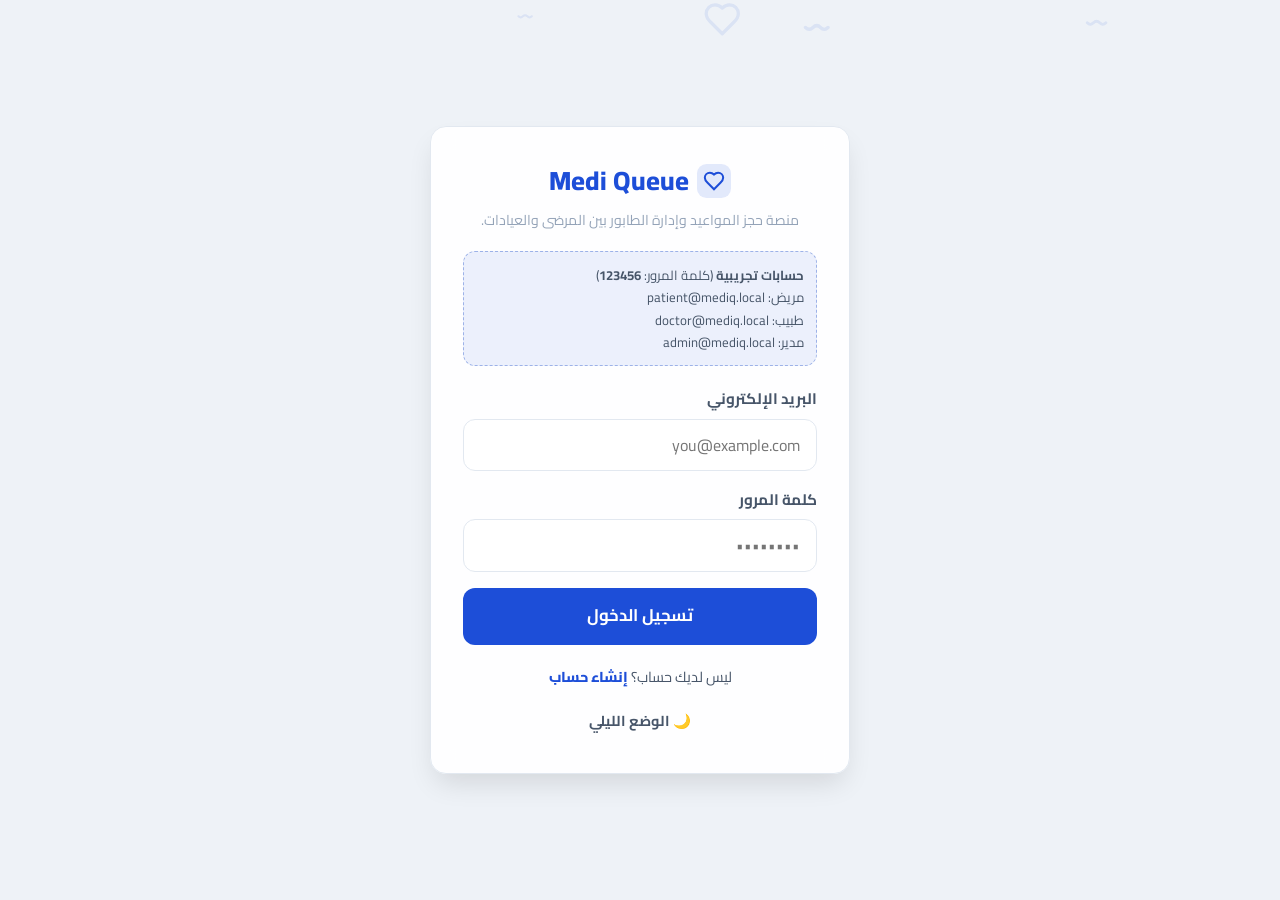
<file: index.html>
<!DOCTYPE html>
<html lang="ar" dir="rtl">
<head>
  <meta charset="UTF-8" />
  <meta name="viewport" content="width=device-width, initial-scale=1.0" />
  <title>Medi Queue — منصة الحجز والطابور</title>
  <link rel="stylesheet" href="./css/style.css" />
  <link rel="preconnect" href="https://fonts.googleapis.com" />
  <link rel="preconnect" href="https://fonts.gstatic.com" crossorigin />
  <script>
    (function () {
      var k = 'mq_currentUser';
      var raw = localStorage.getItem(k);
      var u = null;
      try {
        u = raw ? JSON.parse(raw) : null;
      } catch (e) {
        u = null;
      }
      if (!u) {
        window.location.href = './pages/login.html';
        return;
      }
      if (u.role === 'doctor') window.location.href = './pages/doctor-dashboard.html';
      else if (u.role === 'admin') window.location.href = './pages/admin-dashboard.html';
      else window.location.href = './pages/home.html';
    })();
  </script>
</head>
<body>
  <p style="padding: 2rem; text-align: center; font-family: Cairo, sans-serif">جاري التوجيه…</p>
</body>
</html>
</file>
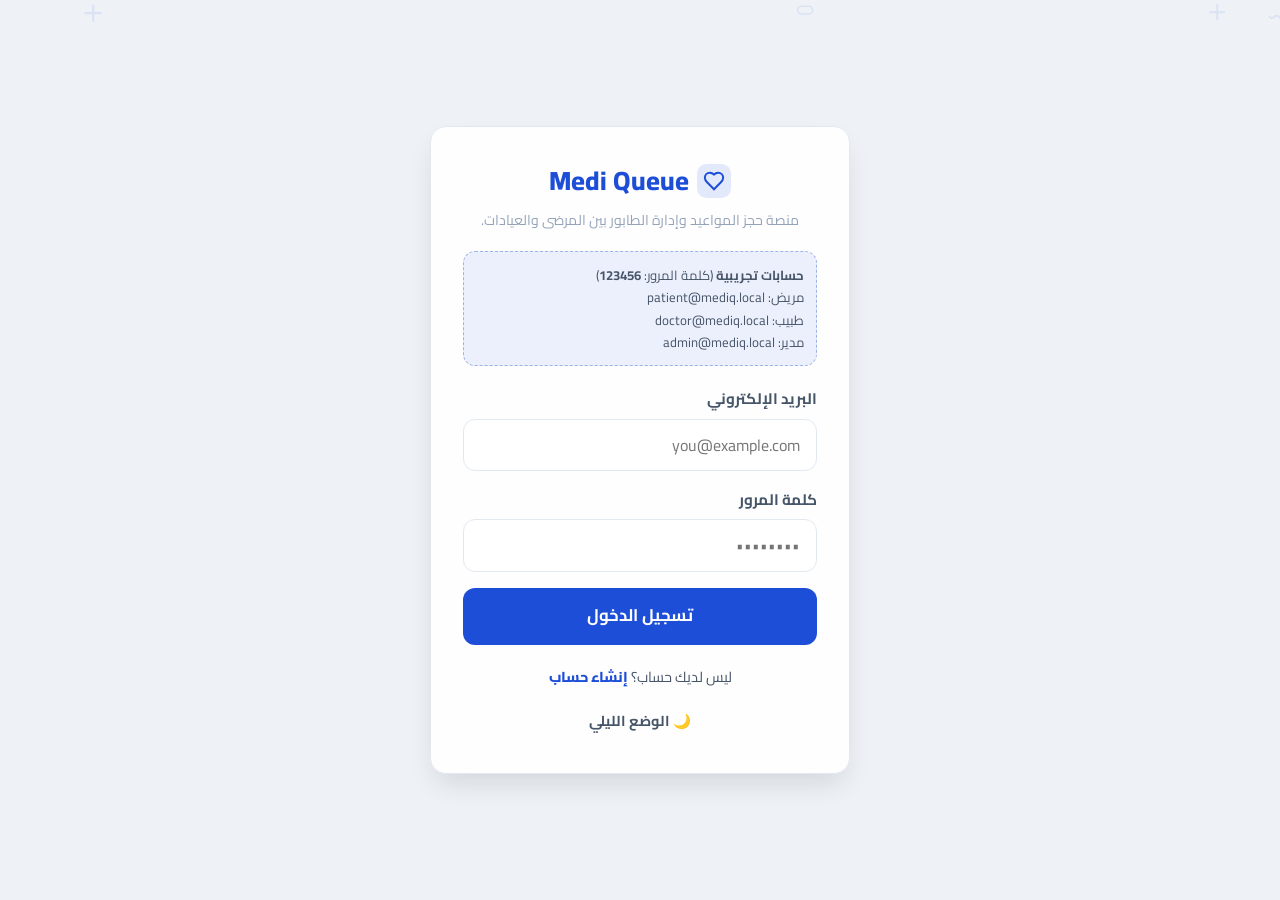
<file: pages/admin-dashboard.html>
<!DOCTYPE html>
<html lang="ar" dir="rtl">
<head>
  <meta charset="UTF-8" />
  <meta name="viewport" content="width=device-width, initial-scale=1.0" />
  <title>لوحة المدير | Medi Queue</title>
  <link rel="stylesheet" href="../css/style.css" />
  <style>
    .admin-form {
      display: grid;
      gap: 0.65rem;
      grid-template-columns: repeat(auto-fit, minmax(180px, 1fr));
      align-items: end;
      margin-block-end: 0.75rem;
    }
    .stack {
      display: grid;
      gap: 0.45rem;
    }
  </style>
</head>
<body>
  <div id="particles-container"></div>
  <main class="main-content dash-page-main">
    <div class="container" style="max-width: 1200px">
      <section id="users" style="scroll-margin-top: 5rem">
        <h2 class="section-title">إدارة المستخدمين</h2>
        <div class="table-wrap">
          <table class="data-table">
            <thead>
              <tr>
                <th>الاسم</th>
                <th>البريد</th>
                <th>الجوال</th>
                <th>الدور</th>
                <th>إجراء</th>
              </tr>
            </thead>
            <tbody id="usersBody"></tbody>
          </table>
        </div>
      </section>

      <section id="doctors" style="margin-top: 2rem; scroll-margin-top: 5rem">
        <h2 class="section-title">إدارة الأطباء</h2>
        <div class="card" style="margin-block-end: 0.75rem">
          <h3 style="font-weight: 900; margin-block-end: 0.65rem">إضافة طبيب</h3>
          <div class="admin-form">
            <div class="stack">
              <label class="form-label" for="dName">الاسم</label>
              <input class="form-input" id="dName" placeholder="د. …" />
            </div>
            <div class="stack">
              <label class="form-label" for="dSpec">التخصص</label>
              <input class="form-input" id="dSpec" placeholder="مثال: الباطنة" />
            </div>
            <div class="stack">
              <label class="form-label" for="dClinic">العيادة</label>
              <select class="form-select" id="dClinic"></select>
            </div>
            <div class="stack">
              <label class="form-label" for="dPrice">سعر الكشف</label>
              <input class="form-input" id="dPrice" type="number" min="50" step="10" value="200" />
            </div>
            <div class="stack">
              <label class="form-label" for="dImg">رابط الصورة</label>
              <input class="form-input" id="dImg" placeholder="https://…" />
            </div>
            <button type="button" class="btn btn-primary" id="addDoctorBtn" style="height: 3.05rem">إضافة</button>
          </div>
          <p class="text-secondary" style="font-size: 0.85rem; font-weight: 700">سيتم إنشاء مواعيد افتراضية تلقائياً.</p>
        </div>
        <div class="table-wrap">
          <table class="data-table">
            <thead>
              <tr>
                <th>الطبيب</th>
                <th>التخصص</th>
                <th>العيادة</th>
                <th>السعر</th>
                <th>إجراءات</th>
              </tr>
            </thead>
            <tbody id="doctorsBody"></tbody>
          </table>
        </div>
      </section>

      <section id="clinics" style="margin-top: 2rem; scroll-margin-top: 5rem">
        <h2 class="section-title">إدارة العيادات</h2>
        <div class="card" style="margin-block-end: 0.75rem">
          <div class="admin-form">
            <div class="stack" style="grid-column: 1 / -1">
              <label class="form-label" for="cName">اسم العيادة</label>
              <input class="form-input" id="cName" placeholder="مثال: عيادة النور" />
            </div>
            <div class="stack">
              <label class="form-label" for="cAddr">العنوان</label>
              <input class="form-input" id="cAddr" placeholder="المدينة — الحي" />
            </div>
            <div class="stack">
              <label class="form-label" for="cPhone">الهاتف</label>
              <input class="form-input" id="cPhone" placeholder="01…" />
            </div>
            <button type="button" class="btn btn-secondary" id="addClinicBtn" style="height: 3.05rem">إضافة عيادة</button>
          </div>
        </div>
        <div class="table-wrap">
          <table class="data-table">
            <thead>
              <tr>
                <th>الاسم</th>
                <th>العنوان</th>
                <th>الهاتف</th>
                <th>حذف</th>
              </tr>
            </thead>
            <tbody id="clinicsBody"></tbody>
          </table>
        </div>
      </section>

      <section id="bookings" style="margin-top: 2rem; scroll-margin-top: 5rem">
        <h2 class="section-title">كل الحجوزات</h2>
        <div class="table-wrap">
          <table class="data-table">
            <thead>
              <tr>
                <th>المريض</th>
                <th>الطبيب</th>
                <th>العيادة</th>
                <th>الموعد</th>
                <th>الحالة</th>
              </tr>
            </thead>
            <tbody id="bookingsBody"></tbody>
          </table>
        </div>
      </section>
    </div>
  </main>

  <script src="../js/data.js"></script>
  <script src="../js/main.js"></script>
  <script>
    function roleLabel(r) {
      var m = { patient: 'مريض', doctor: 'طبيب', admin: 'مدير النظام' };
      return m[r] || r;
    }

    function fillClinicSelect() {
      var sel = document.getElementById('dClinic');
      sel.innerHTML = AppStore.clinics
        .map(function (c) {
          return '<option value="' + c.id + '">' + c.name + '</option>';
        })
        .join('');
    }

    function renderUsers() {
      document.getElementById('usersBody').innerHTML = AppStore.users
        .map(function (u) {
          return (
            '<tr>' +
            '<td style="font-weight:900">' +
            u.name +
            '</td>' +
            '<td>' +
            u.email +
            '</td>' +
            '<td>' +
            (u.phone || '') +
            '</td>' +
            '<td><span class="status-badge status-progress">' +
            roleLabel(u.role) +
            '</span></td>' +
            '<td><button type="button" class="btn btn-danger-outline btn-sm" data-del-user="' +
            u.email +
            '">حذف</button></td></tr>'
          );
        })
        .join('');

      document.querySelectorAll('[data-del-user]').forEach(function (btn) {
        btn.addEventListener('click', function () {
          var email = btn.getAttribute('data-del-user');
          MediModal.confirm('حذف مستخدم', 'لن يمكن التراجع عن الحذف في وضع التجربة.', function () {
            AppStore.users = AppStore.users.filter(function (u) {
              return u.email !== email;
            });
            renderUsers();
            showNotification('تم حذف المستخدم.', 'success');
          });
        });
      });
    }

    function renderDoctors() {
      document.getElementById('doctorsBody').innerHTML = AppStore.getDoctors()
        .map(function (d) {
          var c = AppStore.clinics.find(function (x) {
            return x.id === d.clinicId;
          });
          return (
            '<tr data-doc-id="' +
            d.id +
            '">' +
            '<td style="font-weight:900">' +
            d.name +
            '</td>' +
            '<td>' +
            d.specialty +
            '</td>' +
            '<td>' +
            (c ? c.name : '') +
            '</td>' +
            '<td style="font-weight:900">' +
            formatDoctorPrice(d) +
            '</td>' +
            '<td><div class="table-actions">' +
            '<button type="button" class="btn btn-outline btn-sm" data-edit-doc="' +
            d.id +
            '">تعديل</button> ' +
            '<button type="button" class="btn btn-danger-outline btn-sm" data-del-doc="' +
            d.id +
            '">حذف</button>' +
            '</div></td></tr>'
          );
        })
        .join('');

      document.querySelectorAll('[data-del-doc]').forEach(function (btn) {
        btn.addEventListener('click', function () {
          var id = parseInt(btn.getAttribute('data-del-doc'), 10);
          MediModal.confirm('حذف طبيب', 'سيتم حذف الطبيب من القائمة.', function () {
            AppStore.setDoctors(
              AppStore.getDoctors().filter(function (d) {
                return d.id !== id;
              })
            );
            renderDoctors();
            fillClinicSelect();
            showNotification('تم حذف الطبيب.', 'success');
          });
        });
      });

      document.querySelectorAll('[data-edit-doc]').forEach(function (btn) {
        btn.addEventListener('click', function () {
          var id = parseInt(btn.getAttribute('data-edit-doc'), 10);
          var d = AppStore.getDoctors().find(function (x) {
            return x.id === id;
          });
          if (!d) return;
          var name = prompt('اسم الطبيب:', d.name);
          if (!name) return;
          var spec = prompt('التخصص:', d.specialty);
          if (!spec) return;
          var price = parseInt(prompt('سعر الكشف (رقم):', String(d.price)), 10);
          if (!price) return;
          AppStore.setDoctors(
            AppStore.getDoctors().map(function (x) {
              if (x.id !== id) return x;
              return Object.assign({}, x, { name: name.trim(), specialty: spec.trim(), price: price });
            })
          );
          renderDoctors();
          showNotification('تم تحديث بيانات الطبيب.', 'success');
        });
      });
    }

    function renderClinics() {
      document.getElementById('clinicsBody').innerHTML = AppStore.clinics
        .map(function (c) {
          return (
            '<tr>' +
            '<td style="font-weight:900">' +
            c.name +
            '</td>' +
            '<td>' +
            c.address +
            '</td>' +
            '<td>' +
            c.phone +
            '</td>' +
            '<td><button type="button" class="btn btn-danger-outline btn-sm" data-del-clinic="' +
            c.id +
            '">حذف</button></td></tr>'
          );
        })
        .join('');

      document.querySelectorAll('[data-del-clinic]').forEach(function (btn) {
        btn.addEventListener('click', function () {
          var id = parseInt(btn.getAttribute('data-del-clinic'), 10);
          MediModal.confirm('حذف عيادة', 'تأكد من عدم ربط أطباء بعيادة غير موجودة بعد الحذف.', function () {
            AppStore.clinics = AppStore.clinics.filter(function (c) {
              return c.id !== id;
            });
            renderClinics();
            fillClinicSelect();
            showNotification('تم حذف العيادة.', 'success');
          });
        });
      });
    }

    function renderBookings() {
      document.getElementById('bookingsBody').innerHTML = AppStore.appointments
        .slice()
        .reverse()
        .map(function (a) {
          return (
            '<tr>' +
            '<td style="font-weight:900">' +
            a.patientName +
            '<div class="text-secondary" style="font-size:0.82rem;font-weight:700">' +
            a.patientPhone +
            '</div></td>' +
            '<td>' +
            a.doctorName +
            '</td>' +
            '<td>' +
            (a.clinicName || '') +
            '</td>' +
            '<td style="font-weight:800">' +
            a.slot +
            '</td>' +
            '<td><span class="status-badge status-progress">' +
            appointmentStatusLabel(a.status || 'confirmed') +
            '</span></td></tr>'
          );
        })
        .join('');
    }

    document.getElementById('addDoctorBtn').addEventListener('click', function () {
      var name = document.getElementById('dName').value.trim();
      var spec = document.getElementById('dSpec').value.trim();
      var clinicId = parseInt(document.getElementById('dClinic').value, 10);
      var price = parseInt(document.getElementById('dPrice').value, 10);
      var img = document.getElementById('dImg').value.trim();
      if (!name || !spec) return MediModal.alert('تنبيه', 'أدخل الاسم والتخصص.');
      var list = AppStore.getDoctors();
      var nextId = list.reduce(function (m, d) {
        return Math.max(m, d.id);
      }, 0) + 1;
      var neu = {
        id: nextId,
        name: name,
        specialty: spec,
        clinicId: clinicId,
        rating: 4.7,
        price: price || 200,
        currency: 'ر.س',
        image: img || 'https://images.unsplash.com/photo-1582750433449-648ed127bb54?w=400&h=400&fit=crop',
        about: 'طبيب/ة مسجل/ة في النظام (بيانات تجريبية).',
        slots: ['09:00', '10:00', '11:30', '13:00'],
        userEmail: '',
      };
      list.push(neu);
      AppStore.setDoctors(list);
      document.getElementById('dName').value = '';
      document.getElementById('dSpec').value = '';
      document.getElementById('dImg').value = '';
      renderDoctors();
      showNotification('تمت إضافة الطبيب.', 'success');
    });

    document.getElementById('addClinicBtn').addEventListener('click', function () {
      var name = document.getElementById('cName').value.trim();
      var addr = document.getElementById('cAddr').value.trim();
      var phone = document.getElementById('cPhone').value.trim();
      if (!name) return MediModal.alert('تنبيه', 'أدخل اسم العيادة.');
      var cs = AppStore.clinics.slice();
      var nextId = cs.reduce(function (m, c) {
        return Math.max(m, c.id);
      }, 0) + 1;
      cs.push({ id: nextId, name: name, address: addr || '—', phone: phone || '—' });
      AppStore.clinics = cs;
      document.getElementById('cName').value = '';
      document.getElementById('cAddr').value = '';
      document.getElementById('cPhone').value = '';
      renderClinics();
      fillClinicSelect();
      showNotification('تمت إضافة العيادة.', 'success');
    });

    document.addEventListener('DOMContentLoaded', function () {
      var t = document.getElementById('dashPageTitle');
      if (t) t.textContent = 'لوحة المدير';
      fillClinicSelect();
      renderUsers();
      renderDoctors();
      renderClinics();
      renderBookings();
    });
  </script>
</body>
</html>
</file>
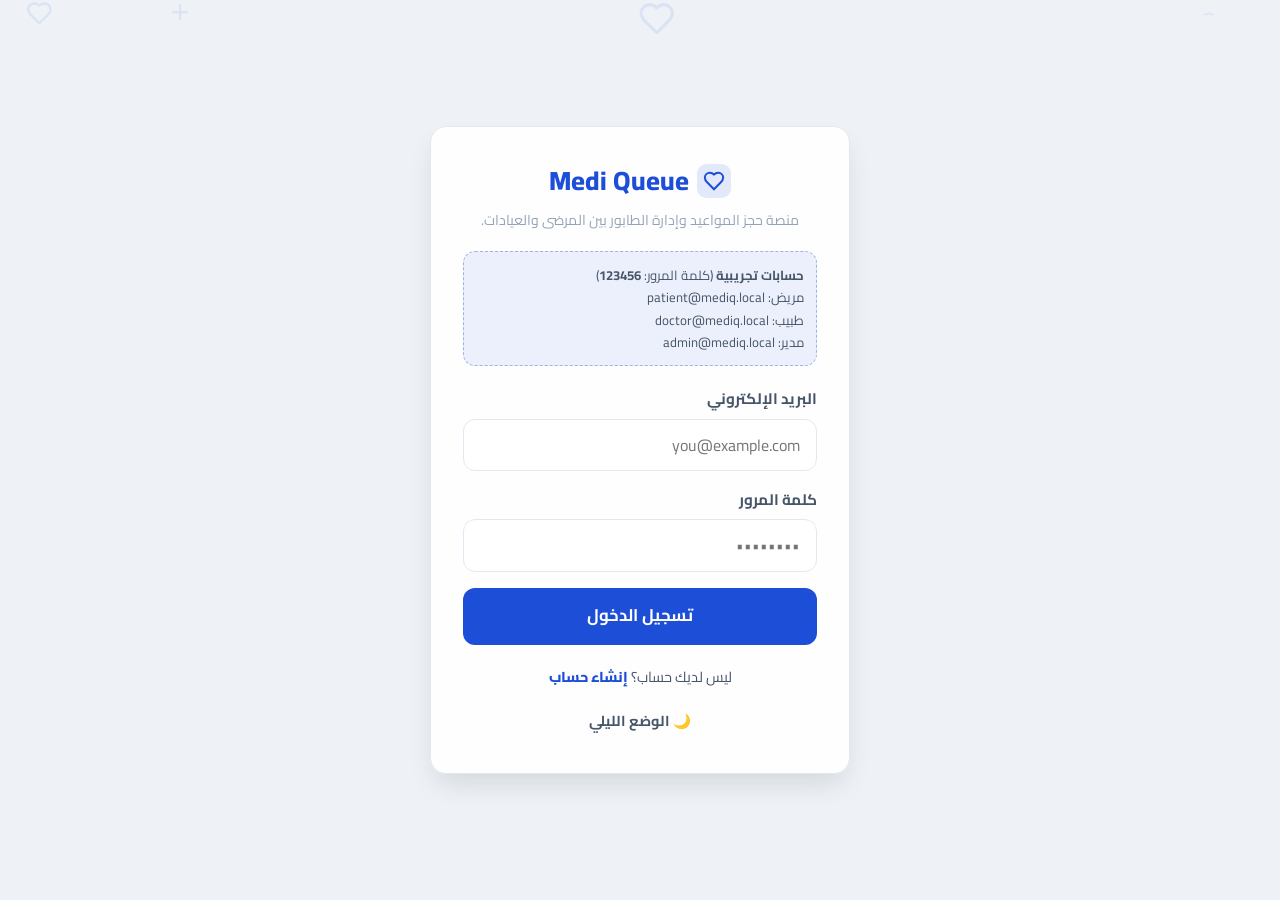
<file: pages/booking.html>
<!DOCTYPE html>
<html lang="ar" dir="rtl">
<head>
  <meta charset="UTF-8" />
  <meta name="viewport" content="width=device-width, initial-scale=1.0" />
  <title>تأكيد الحجز | Medi Queue</title>
  <link rel="stylesheet" href="../css/style.css" />
  <style>
    .booking-summary {
      background: color-mix(in srgb, var(--primary) 8%, transparent);
      border: 1px dashed color-mix(in srgb, var(--primary) 35%, var(--border));
      padding: 1.5rem;
      border-radius: var(--radius-lg);
      margin-block-end: 1.5rem;
      display: flex;
      align-items: center;
      gap: 1.25rem;
      flex-wrap: wrap;
    }
    .booking-summary img {
      width: 96px;
      height: 96px;
      border-radius: 50%;
      object-fit: cover;
      border: 4px solid var(--surface);
      box-shadow: var(--shadow);
    }
    .form-grid {
      display: grid;
      grid-template-columns: 1fr 1fr;
      gap: 1rem;
    }
    .booking-footer {
      margin-top: 1.75rem;
      display: flex;
      justify-content: space-between;
      align-items: center;
      gap: 1rem;
      flex-wrap: wrap;
      border-top: 1px solid var(--border);
      padding-top: 1.5rem;
    }
    @media (max-width: 720px) {
      .form-grid {
        grid-template-columns: 1fr;
      }
      .booking-summary {
        justify-content: center;
        text-align: center;
      }
    }
  </style>
</head>
<body>
  <div id="particles-container"></div>
  <main class="main-content">
    <div class="container fade-in" style="max-width: 700px">
      <div class="card">
        <header style="margin-block-end: 1.5rem; text-align: center">
          <h1 style="font-size: 1.65rem; font-weight: 900; margin-block-end: 0.35rem">إتمام الحجز</h1>
          <p class="text-secondary">راجع بيانات الطبيب ثم أدخل بياناتك للتأكيد.</p>
        </header>

        <div id="summaryContainer"></div>

        <form id="bookingForm">
          <div class="form-grid">
            <div class="form-group">
              <label class="form-label" for="patientName">الاسم الكامل</label>
              <input class="form-input" required id="patientName" placeholder="الاسم كما في الهوية" />
            </div>
            <div class="form-group">
              <label class="form-label" for="patientPhone">رقم الجوال</label>
              <input class="form-input" type="tel" required id="patientPhone" placeholder="05xxxxxxxx" />
            </div>
          </div>
          <div class="form-group">
            <label class="form-label" for="reason">سبب الزيارة (اختياري)</label>
            <textarea class="form-input" id="reason" rows="3" placeholder="صف أعراضك باختصار…"></textarea>
          </div>

          <div class="booking-footer">
            <p class="text-secondary" style="font-size: 0.88rem; flex: 1; min-width: 220px">
              بالضغط على «تأكيد الحجز» فإنك توافق على سياسة الحجز التجريبية للمنصة.
            </p>
            <button type="submit" class="btn btn-primary btn-lg">تأكيد الحجز</button>
          </div>
        </form>
      </div>
    </div>
  </main>

  <script src="../js/data.js"></script>
  <script src="../js/main.js"></script>
  <script>
    var urlParams = new URLSearchParams(window.location.search);
    var doctorId = parseInt(urlParams.get('id'), 10);
    var slot = urlParams.get('slot');
    var doctor = AppStore.getDoctors().find(function (d) {
      return d.id === doctorId;
    });

    if (!doctor || !slot) {
      window.location.href = 'home.html';
    } else {
      var clinic = getClinicById(doctor.clinicId);
      document.getElementById('summaryContainer').innerHTML =
        '<div class="booking-summary">' +
        '<img src="' +
        doctor.image +
        '" alt="" />' +
        '<div style="flex:1;min-width:200px">' +
        '<h3 style="font-size:1.25rem;font-weight:900;margin-block-end:0.35rem">' +
        doctor.name +
        '</h3>' +
        '<p class="text-secondary" style="font-weight:700">' +
        doctor.specialty +
        ' • ' +
        (clinic ? clinic.name : '') +
        '</p>' +
        '<p class="text-secondary" style="margin-top:0.45rem">الموعد: <strong>' +
        slot +
        '</strong> (اليوم)</p>' +
        '<p style="margin-top:0.55rem;color:var(--primary);font-weight:900">' +
        'سعر الكشف: ' +
        formatDoctorPrice(doctor) +
        '</p></div></div>';

      var u = AppStore.currentUser;
      if (u && u.name) document.getElementById('patientName').value = u.name;
      if (u && u.phone) document.getElementById('patientPhone').value = u.phone;
    }

    document.getElementById('bookingForm').addEventListener('submit', function (e) {
      e.preventDefault();
      var clinic = getClinicById(doctor.clinicId);
      var user = AppStore.currentUser;
      var peopleAhead = Math.floor(Math.random() * 8) + 3;
      var appointment = {
        id: 'APT-' + Date.now(),
        doctorId: doctor.id,
        doctorName: doctor.name,
        doctorImage: doctor.image,
        clinicName: clinic ? clinic.name : '',
        specialty: doctor.specialty,
        slot: slot,
        patientName: document.getElementById('patientName').value.trim(),
        patientPhone: document.getElementById('patientPhone').value.trim(),
        patientUserId: user ? user.id : null,
        reason: document.getElementById('reason').value.trim(),
        date: new Date().toLocaleDateString('ar-SA'),
        status: 'confirmed',
        visitStatus: 'queued',
        queueNumber: peopleAhead + 1,
        peopleAhead: peopleAhead,
        queuePhase: 'waiting',
      };
      var apps = AppStore.appointments;
      apps.push(appointment);
      AppStore.appointments = apps;
      window.location.href = 'track.html?id=' + encodeURIComponent(appointment.id);
    });
  </script>
</body>
</html>
</file>
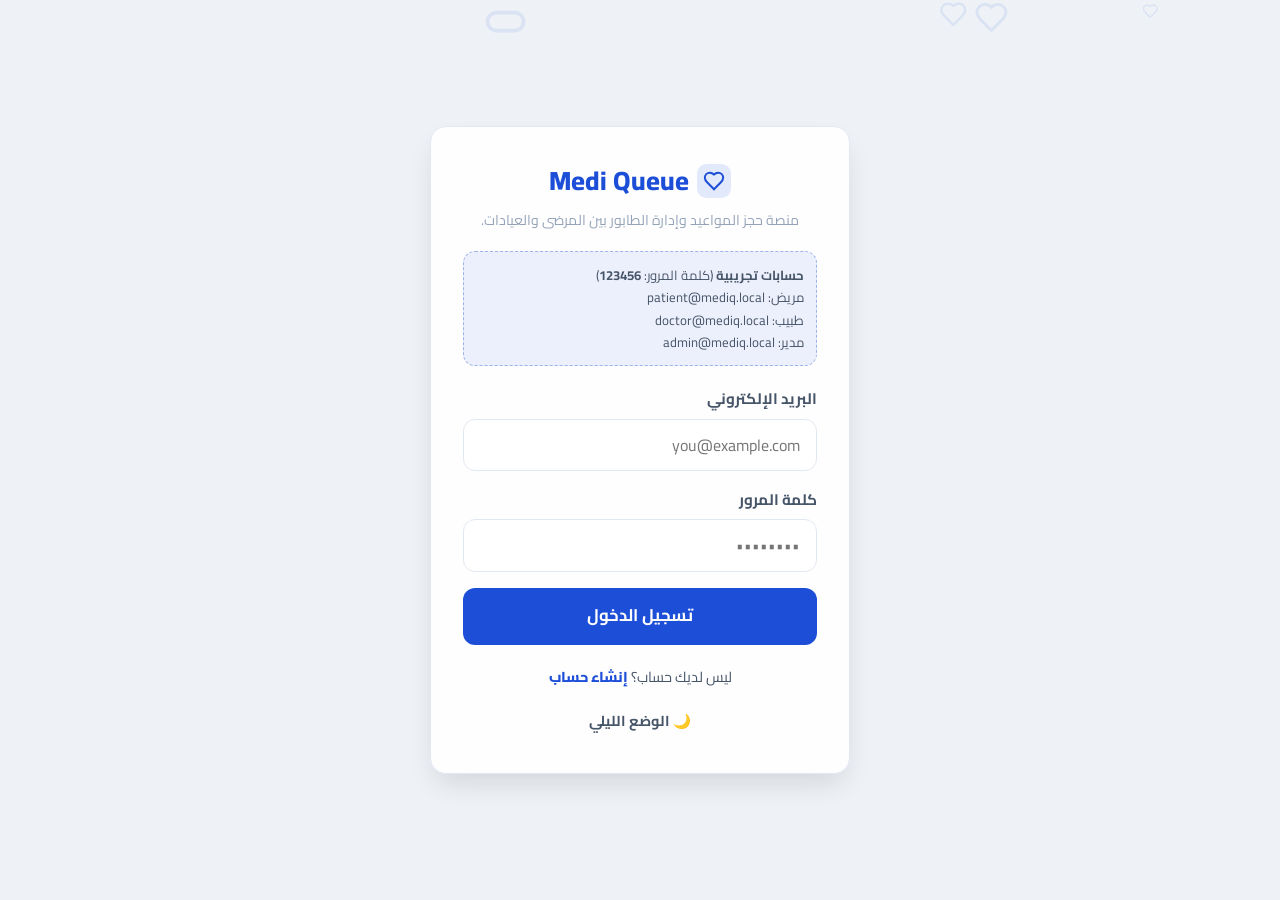
<file: pages/doctor-dashboard.html>
<!DOCTYPE html>
<html lang="ar" dir="rtl">
<head>
  <meta charset="UTF-8" />
  <meta name="viewport" content="width=device-width, initial-scale=1.0" />
  <title>لوحة الطبيب | Medi Queue</title>
  <link rel="stylesheet" href="../css/style.css" />
  <style>
    .dash-grid {
      display: grid;
      gap: 1rem;
      grid-template-columns: repeat(auto-fit, minmax(220px, 1fr));
    }
    .stat-card {
      border: 1px solid var(--border);
      border-radius: var(--radius-lg);
      padding: 1rem;
      background: var(--surface);
    }
    .stat-card h4 {
      color: var(--text-secondary);
      font-size: 0.85rem;
      font-weight: 800;
      margin-block-end: 0.35rem;
    }
    .stat-card p {
      font-size: 1.55rem;
      font-weight: 900;
    }
    .session-card {
      border: 1px solid var(--border);
      border-radius: var(--radius-lg);
      padding: 1rem;
      background: color-mix(in srgb, var(--secondary) 8%, transparent);
    }
    .pill {
      display: inline-flex;
      align-items: center;
      padding: 0.2rem 0.55rem;
      border-radius: var(--radius-full);
      font-size: 0.78rem;
      font-weight: 900;
      border: 1px solid var(--border);
      background: var(--surface);
    }
  </style>
</head>
<body>
  <div id="particles-container"></div>
  <main class="main-content dash-page-main">
    <div class="container" style="max-width: 1100px">
      <section id="overview" style="scroll-margin-top: 5rem">
        <h2 class="section-title">نظرة عامة</h2>
        <div class="dash-grid" id="statsRow"></div>

        <div class="session-card" style="margin-top: 1rem">
          <h3 style="font-weight: 900; margin-block-end: 0.5rem">التحكم في الجلسة</h3>
          <p class="text-secondary" style="margin-block-end: 0.75rem; font-weight: 700">
            حدد عدد المرضى المتوقع في الجلسة (للمتابعة الداخلية).
          </p>
          <div style="display: flex; gap: 0.75rem; flex-wrap: wrap; align-items: center">
            <label class="form-label" style="margin: 0" for="capInput">عدد المرضى</label>
            <input class="form-input" id="capInput" type="number" min="1" max="80" style="width: 140px" />
            <button type="button" class="btn btn-secondary" id="saveCapBtn">حفظ</button>
          </div>
        </div>
      </section>

      <section id="queue" style="margin-top: 2rem; scroll-margin-top: 5rem">
        <h2 class="section-title">قائمة المرضى والطابور</h2>
        <p class="text-secondary" style="margin-block-end: 0.75rem; font-weight: 700">
          تحكم سريع في حالة الكشف لكل موعد (محاكاة).
        </p>
        <div class="table-wrap">
          <table class="data-table" id="patientsTable">
            <thead>
              <tr>
                <th>المريض</th>
                <th>الموعد</th>
                <th>حالة الطابور</th>
                <th>حالة الحجز</th>
                <th>إجراءات</th>
              </tr>
            </thead>
            <tbody id="patientsBody"></tbody>
          </table>
        </div>
      </section>
    </div>
  </main>

  <script src="../js/data.js"></script>
  <script src="../js/main.js"></script>
  <script>
    function visitLabel(v) {
      var m = { queued: 'بانتظار الدخول', in_progress: 'جاري الكشف', done: 'مكتمل', skipped: 'تم التخطي' };
      return m[v] || v || '—';
    }

    function sessionKey() {
      var u = AppStore.currentUser;
      return 'mq_session_cap_' + (u && u.doctorId ? u.doctorId : '0');
    }

    function renderStats(rows) {
      var queued = rows.filter(function (r) {
        return (r.visitStatus || 'queued') === 'queued';
      }).length;
      var prog = rows.filter(function (r) {
        return r.visitStatus === 'in_progress';
      }).length;
      var done = rows.filter(function (r) {
        return r.visitStatus === 'done';
      }).length;
      document.getElementById('statsRow').innerHTML =
        '<div class="stat-card"><h4>بانتظار الدخول</h4><p>' +
        queued +
        '</p></div>' +
        '<div class="stat-card"><h4>جاري الكشف</h4><p>' +
        prog +
        '</p></div>' +
        '<div class="stat-card"><h4>تم الإنهاء</h4><p>' +
        done +
        '</p></div>';
    }

    function updateVisit(id, patch) {
      var apps = AppStore.appointments.map(function (a) {
        if (a.id !== id) return a;
        return Object.assign({}, a, patch);
      });
      AppStore.appointments = apps;
      renderTable();
    }

    function renderTable() {
      var user = AppStore.currentUser;
      var doc = getDoctorForUser(user);
      var body = document.getElementById('patientsBody');
      if (!doc) {
        body.innerHTML =
          '<tr><td colspan="5" style="padding:1.25rem;font-weight:800;color:var(--danger)">لا يوجد ملف طبيب مرتبط بحسابك.</td></tr>';
        document.getElementById('statsRow').innerHTML = '';
        return;
      }

      var rows = AppStore.appointments
        .filter(function (a) {
          return a.doctorId === doc.id && a.status !== 'cancelled';
        })
        .slice()
        .sort(function (a, b) {
          return String(a.slot).localeCompare(String(b.slot), 'ar');
        });

      renderStats(rows);

      if (!rows.length) {
        body.innerHTML =
          '<tr><td colspan="5" style="padding:1.25rem" class="text-secondary">لا توجد مواعيد لهذا الحساب حالياً.</td></tr>';
        return;
      }

      body.innerHTML = rows
        .map(function (a) {
          var vs = a.visitStatus || 'queued';
          var st = appointmentStatusLabel(a.status || 'confirmed');
          var actions = '';
          if (vs === 'queued') {
            actions +=
              '<button type="button" class="btn btn-primary btn-sm" data-act="start" data-id="' +
              a.id +
              '">بدء الكشف</button> ';
          }
          if (vs === 'in_progress') {
            actions +=
              '<button type="button" class="btn btn-secondary btn-sm" data-act="finish" data-id="' +
              a.id +
              '">إنهاء الكشف</button> ';
          }
          if (vs === 'queued' || vs === 'in_progress') {
            actions +=
              '<button type="button" class="btn btn-danger-outline btn-sm" data-act="skip" data-id="' +
              a.id +
              '">تخطي</button>';
          }
          if (!actions) actions = '<span class="text-secondary" style="font-weight:800">—</span>';
          return (
            '<tr>' +
            '<td style="font-weight:900">' +
            a.patientName +
            '<div class="text-secondary" style="font-size:0.82rem;font-weight:700">' +
            a.patientPhone +
            '</div></td>' +
            '<td style="font-weight:800">' +
            a.slot +
            '</td>' +
            '<td><span class="pill">' +
            visitLabel(vs) +
            '</span></td>' +
            '<td><span class="pill">' +
            st +
            '</span></td>' +
            '<td><div class="table-actions">' +
            actions +
            '</div></td></tr>'
          );
        })
        .join('');

      body.querySelectorAll('button[data-act]').forEach(function (btn) {
        btn.addEventListener('click', function () {
          var id = btn.getAttribute('data-id');
          var act = btn.getAttribute('data-act');
          if (act === 'start') updateVisit(id, { visitStatus: 'in_progress' });
          if (act === 'finish') updateVisit(id, { visitStatus: 'done', status: 'completed' });
          if (act === 'skip') updateVisit(id, { visitStatus: 'skipped', status: 'cancelled' });
        });
      });
    }

    document.addEventListener('DOMContentLoaded', function () {
      var title = document.getElementById('dashPageTitle');
      if (title) title.textContent = 'لوحة الطبيب';
      var cap = localStorage.getItem(sessionKey()) || '12';
      document.getElementById('capInput').value = cap;
      document.getElementById('saveCapBtn').addEventListener('click', function () {
        var v = parseInt(document.getElementById('capInput').value, 10);
        if (!v || v < 1) return MediModal.alert('تنبيه', 'يرجى إدخال عدد صحيح.');
        localStorage.setItem(sessionKey(), String(v));
        showNotification('تم حفظ إعدادات الجلسة.', 'success');
      });
      renderTable();
    });
  </script>
</body>
</html>
</file>
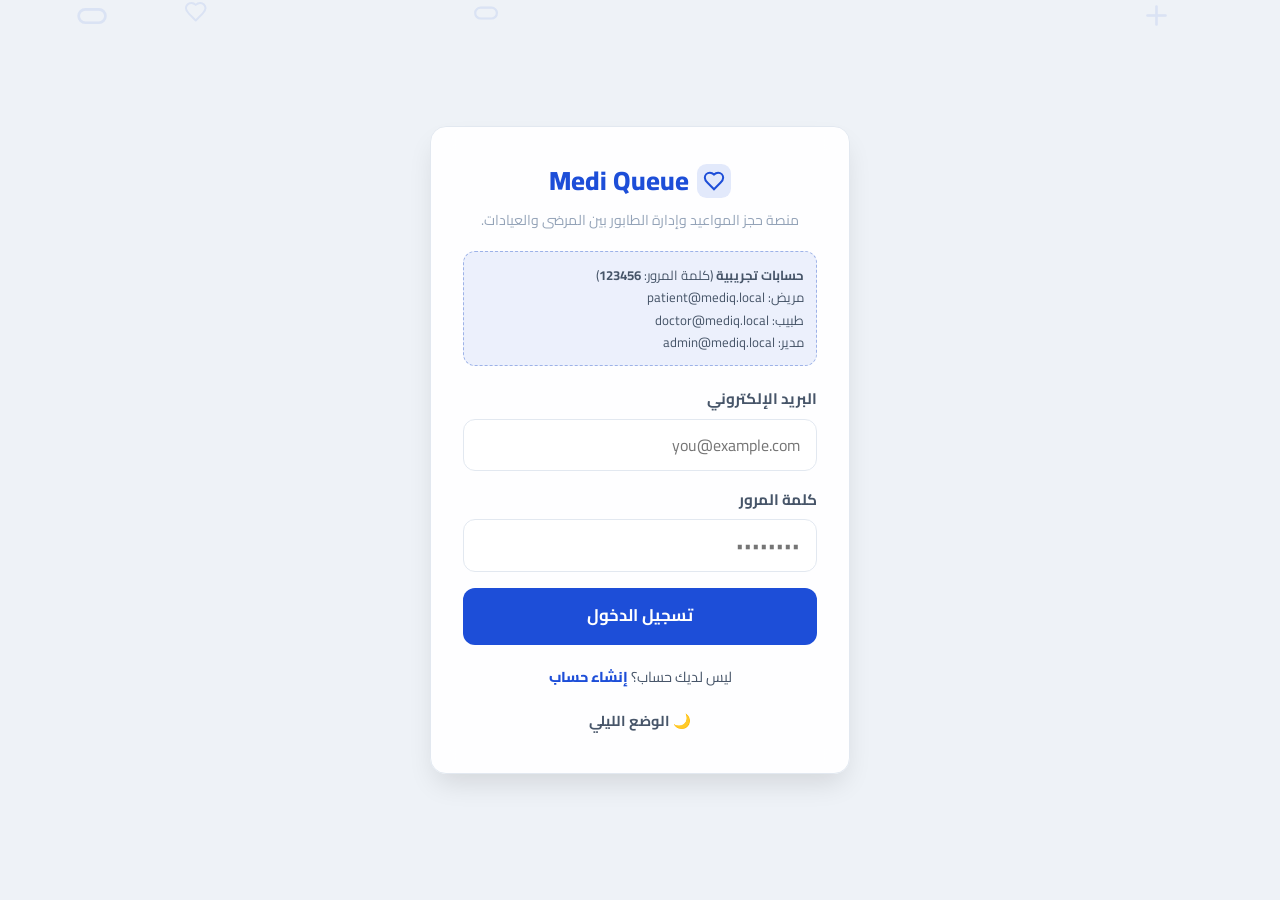
<file: pages/doctor-profile.html>
<!DOCTYPE html>
<html lang="ar" dir="rtl">
<head>
  <meta charset="UTF-8" />
  <meta name="viewport" content="width=device-width, initial-scale=1.0" />
  <title>تفاصيل الطبيب | Medi Queue</title>
  <link rel="stylesheet" href="../css/style.css" />
  <style>
    .profile-header {
      display: flex;
      gap: 2rem;
      align-items: flex-start;
      margin-block-end: 2rem;
      animation: fadeIn 0.65s ease;
    }
    .profile-img-large {
      width: min(100%, 320px);
      aspect-ratio: 1;
      border-radius: var(--radius-lg);
      object-fit: cover;
      box-shadow: var(--shadow-lg);
      border: 6px solid var(--surface);
    }
    .info-stats {
      display: flex;
      flex-wrap: wrap;
      gap: 1.5rem 2.5rem;
      margin-block-end: 1.5rem;
    }
    .info-stat-item h4 {
      font-size: 0.82rem;
      color: var(--text-secondary);
      margin-block-end: 0.35rem;
      font-weight: 800;
    }
    .info-stat-item p {
      font-size: 1.35rem;
      font-weight: 900;
      display: flex;
      align-items: center;
      gap: 0.35rem;
    }
    .slot-grid {
      display: grid;
      grid-template-columns: repeat(auto-fill, minmax(108px, 1fr));
      gap: 0.65rem;
      margin-top: 1rem;
    }
    .slot-btn {
      background: var(--surface);
      border: 1px solid var(--border);
      padding: 0.85rem 0.5rem;
      border-radius: var(--radius);
      font-weight: 800;
      cursor: pointer;
      transition: var(--transition);
      text-align: center;
    }
    .slot-btn:hover {
      border-color: var(--primary);
      color: var(--primary);
      background: color-mix(in srgb, var(--primary) 8%, transparent);
      transform: translateY(-1px);
    }
    .slot-btn.selected {
      background: var(--primary);
      color: #fff;
      border-color: var(--primary);
      box-shadow: var(--shadow);
    }
    .actions-row {
      margin-top: 1.5rem;
      display: flex;
      justify-content: flex-start;
      gap: 0.75rem;
      flex-wrap: wrap;
    }
    @media (max-width: 900px) {
      .profile-header {
        flex-direction: column;
        align-items: center;
        text-align: center;
      }
      .info-stats {
        justify-content: center;
      }
      .actions-row {
        justify-content: center;
      }
    }
  </style>
</head>
<body>
  <div id="particles-container"></div>
  <main class="main-content">
    <div class="container">
      <div id="profileContainer"></div>

      <section id="bookingSection" style="display: none" class="card mt-4 fade-in">
        <h2 style="font-size: 1.25rem; font-weight: 900; margin-block-end: 0.35rem">المواعيد المتاحة</h2>
        <p class="text-secondary">اختر وقتاً مناسباً ثم أكّد الحجز.</p>
        <div id="slotsGrid" class="slot-grid"></div>
        <div class="actions-row">
          <button type="button" id="confirmBtn" class="btn btn-primary btn-lg" disabled>تأكيد الحجز</button>
          <a href="home.html" class="btn btn-outline">رجوع</a>
        </div>
      </section>
    </div>
  </main>

  <script src="../js/data.js"></script>
  <script src="../js/main.js"></script>
  <script>
    var params = new URLSearchParams(window.location.search);
    var doctorId = parseInt(params.get('id'), 10);
    var doctor = AppStore.getDoctors().find(function (d) {
      return d.id === doctorId;
    });
    var selectedSlot = null;

    if (!doctor) {
      document.getElementById('profileContainer').innerHTML =
        '<div class="card text-center" style="padding:2.5rem"><h2 style="margin-block-end:0.75rem">الطبيب غير موجود</h2><a class="btn btn-primary" href="home.html">العودة للأطباء</a></div>';
    } else {
      document.title = doctor.name + ' | Medi Queue';
      renderProfile();
    }

    function renderProfile() {
      var clinic = getClinicById(doctor.clinicId);
      document.getElementById('profileContainer').innerHTML =
        '<div class="profile-header">' +
        '<img src="' +
        doctor.image +
        '" alt="' +
        doctor.name +
        '" class="profile-img-large" />' +
        '<div style="flex:1;min-width:0">' +
        '<span class="specialty" style="font-size:1rem">' +
        doctor.specialty +
        '</span>' +
        '<h1 style="font-size:clamp(1.6rem,3vw,2.35rem);margin-block:0.65rem 1rem;font-weight:900">' +
        doctor.name +
        '</h1>' +
        '<p class="text-secondary" style="margin-block-end:1rem;font-weight:700">' +
        (clinic ? clinic.name : '') +
        '</p>' +
        '<div class="info-stats">' +
        '<div class="info-stat-item"><h4>التقييم</h4><p><svg width="22" height="22" viewBox="0 0 24 24" fill="#ca8a04"><path d="M12 17.27L18.18 21l-1.64-7.03L22 9.24l-7.19-.61L12 2 9.19 8.63 2 9.24l5.46 4.73L5.82 21z"/></svg>' +
        doctor.rating +
        '</p></div>' +
        '<div class="info-stat-item"><h4>سعر الكشف</h4><p>' +
        formatDoctorPrice(doctor) +
        '</p></div>' +
        '</div>' +
        '<div class="card" style="text-align:start">' +
        '<h3 style="margin-block-end:0.55rem;font-weight:900">نبذة عن الطبيب</h3>' +
        '<p class="text-secondary" style="line-height:1.9">' +
        doctor.about +
        '</p>' +
        '</div></div></div>';

      document.getElementById('bookingSection').style.display = 'block';
      document.getElementById('slotsGrid').innerHTML = doctor.slots
        .map(function (slot) {
          return '<button type="button" class="slot-btn" data-slot="' + slot + '">' + slot + '</button>';
        })
        .join('');

      document.querySelectorAll('.slot-btn').forEach(function (btn) {
        btn.addEventListener('click', function () {
          document.querySelectorAll('.slot-btn').forEach(function (b) {
            b.classList.remove('selected');
          });
          btn.classList.add('selected');
          selectedSlot = btn.getAttribute('data-slot');
          document.getElementById('confirmBtn').disabled = false;
        });
      });
    }

    document.getElementById('confirmBtn').addEventListener('click', function () {
      if (!selectedSlot) return;
      window.location.href =
        'booking.html?id=' + doctor.id + '&slot=' + encodeURIComponent(selectedSlot);
    });
  </script>
</body>
</html>
</file>
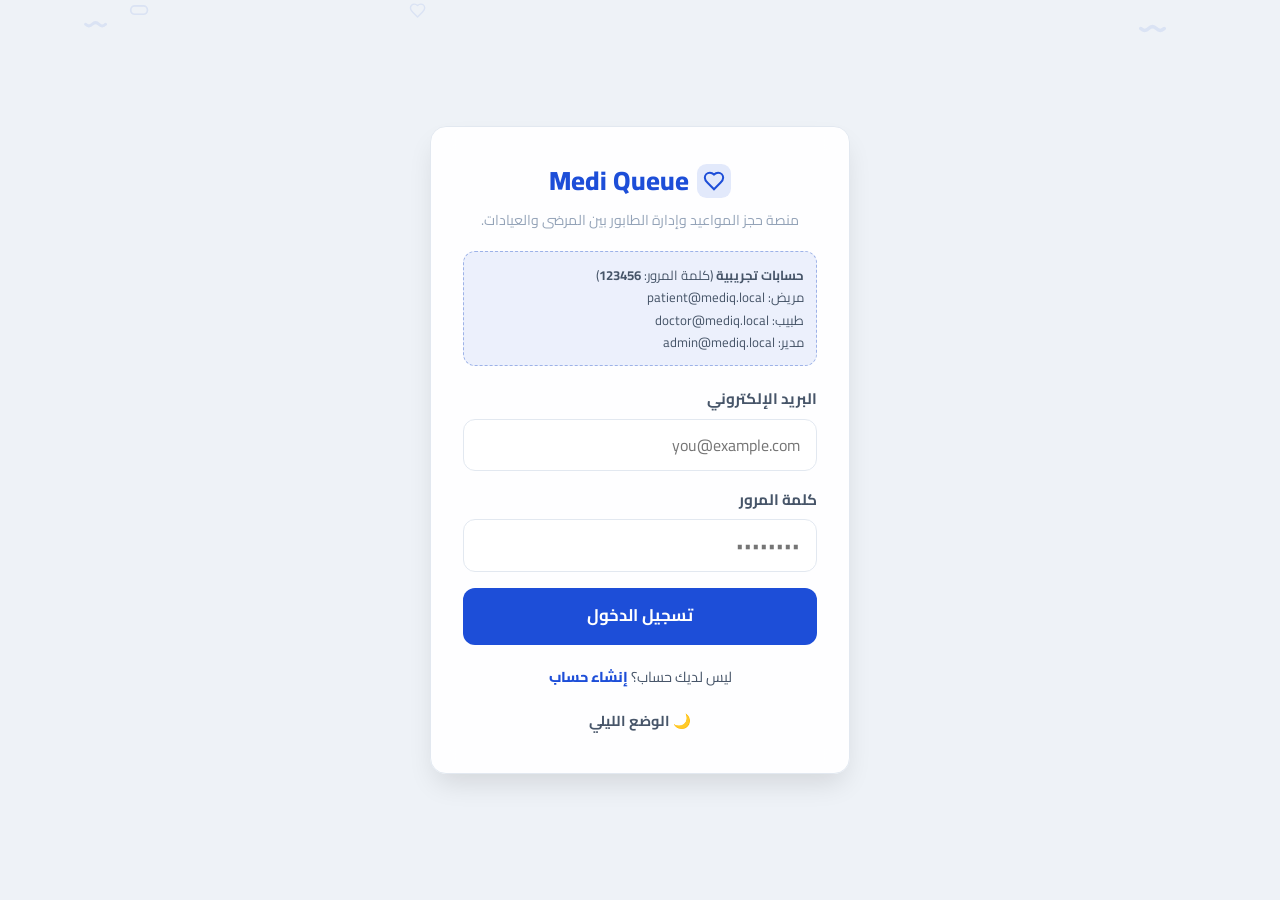
<file: pages/home.html>
<!DOCTYPE html>
<html lang="ar" dir="rtl">
<head>
  <meta charset="UTF-8" />
  <meta name="viewport" content="width=device-width, initial-scale=1.0" />
  <title>الأطباء | Medi Queue</title>
  <link rel="stylesheet" href="../css/style.css" />
  <style>
    .search-section {
      background: var(--surface);
      padding-block: 3.5rem 2rem;
      border-bottom: 1px solid var(--border);
      margin-block-end: 1.75rem;
    }
    .page-hero-title {
      font-size: clamp(1.55rem, 3vw, 2.15rem);
      font-weight: 900;
      margin-block-end: 1.25rem;
    }
    .search-row {
      display: flex;
      flex-wrap: wrap;
      gap: 0.75rem;
      align-items: stretch;
    }
    .search-field {
      flex: 1 1 260px;
      position: relative;
    }
    .search-field .form-input {
      min-height: 3.25rem;
      padding-inline-start: 1rem;
      padding-inline-end: 2.75rem;
    }
    .search-field svg {
      position: absolute;
      inset-inline-end: 1rem;
      top: 50%;
      transform: translateY(-50%);
      color: var(--text-muted);
      pointer-events: none;
    }
    .filter-container {
      display: flex;
      flex-wrap: wrap;
      gap: 0.55rem;
      margin-top: 1.25rem;
    }
    .stats-row {
      display: flex;
      justify-content: space-between;
      align-items: center;
      gap: 0.75rem;
      margin-block: 0.75rem 1rem;
    }
    .rating-badge {
      display: inline-flex;
      align-items: center;
      gap: 0.25rem;
      color: #ca8a04;
      font-weight: 800;
    }
    .clinic-line {
      font-size: 0.82rem;
      color: var(--text-muted);
      margin-block-end: 0.35rem;
    }
  </style>
</head>
<body>
  <div id="particles-container"></div>
  <main class="main-content">
    <section class="search-section">
      <div class="container fade-in">
        <h1 class="page-hero-title">ابحث عن طبيبك المناسب</h1>
        <div class="search-row">
          <div class="search-field">
            <input type="search" id="searchInput" class="form-input" placeholder="ابحث باسم الطبيب أو التخصص…" />
            <svg width="20" height="20" viewBox="0 0 24 24" fill="none" stroke="currentColor" stroke-width="2"><circle cx="11" cy="11" r="8"/><path d="m21 21-4.3-4.3"/></svg>
          </div>
          <select id="clinicFilter" class="form-select" style="flex: 0 1 220px; min-height: 3.25rem"></select>
        </div>
        <div id="filterContainer" class="filter-container"></div>
      </div>
    </section>

    <div class="container">
      <div id="doctorsGrid" class="grid grid-cols-4 fade-in"></div>
    </div>
  </main>

  <script src="../js/data.js"></script>
  <script src="../js/main.js"></script>
  <script>
    var currentSpec = 'الكل';
    var currentClinic = 'الكل';
    var searchQuery = '';

    function allDoctors() {
      return AppStore.getDoctors();
    }

    function clinicOptions() {
      var sel = document.getElementById('clinicFilter');
      var clinics = AppStore.clinics;
      sel.innerHTML =
        '<option value="الكل">كل العيادات</option>' +
        clinics
          .map(function (c) {
            return '<option value="' + c.id + '">' + c.name + '</option>';
          })
          .join('');
    }

    function renderSpecFilters() {
      var container = document.getElementById('filterContainer');
      container.innerHTML = specialties
        .map(function (s) {
          return (
            '<button type="button" class="filter-chip ' +
            (currentSpec === s ? 'active' : '') +
            '" data-spec="' +
            s +
            '">' +
            s +
            '</button>'
          );
        })
        .join('');
      container.querySelectorAll('.filter-chip').forEach(function (btn) {
        btn.addEventListener('click', function () {
          currentSpec = btn.getAttribute('data-spec');
          renderSpecFilters();
          renderDoctors();
        });
      });
    }

    function renderDoctors() {
      var grid = document.getElementById('doctorsGrid');
      var clinicVal = document.getElementById('clinicFilter').value;
      currentClinic = clinicVal;

      var filtered = allDoctors().filter(function (d) {
        var specOk = currentSpec === 'الكل' || d.specialty === currentSpec;
        var clinicOk = clinicVal === 'الكل' || String(d.clinicId) === String(clinicVal);
        var q = searchQuery.trim();
        var searchOk =
          !q ||
          d.name.includes(q) ||
          d.specialty.includes(q) ||
          (getClinicById(d.clinicId) && getClinicById(d.clinicId).name.includes(q));
        return specOk && clinicOk && searchOk;
      });

      if (!filtered.length) {
        grid.innerHTML =
          '<div class="card text-center" style="grid-column: 1/-1; padding: 3rem; color: var(--text-secondary)">لا توجد نتائج مطابقة لبحثك.</div>';
        return;
      }

      grid.innerHTML = filtered
        .map(function (d) {
          var clinic = getClinicById(d.clinicId);
          return (
            '<article class="card doctor-card fade-in">' +
            '<img src="' +
            d.image +
            '" alt="' +
            d.name +
            '" class="doctor-image" loading="lazy" />' +
            '<div class="doctor-info" style="display:flex;flex-direction:column;flex:1">' +
            '<span class="specialty">' +
            d.specialty +
            '</span>' +
            '<h3>' +
            d.name +
            '</h3>' +
            '<p class="clinic-line">' +
            (clinic ? clinic.name : '') +
            '</p>' +
            '<div class="stats-row">' +
            '<div class="rating-badge">' +
            '<svg width="16" height="16" viewBox="0 0 24 24" fill="currentColor"><path d="M12 17.27L18.18 21l-1.64-7.03L22 9.24l-7.19-.61L12 2 9.19 8.63 2 9.24l5.46 4.73L5.82 21z"/></svg>' +
            d.rating +
            '</div>' +
            '<span style="font-weight:900">' +
            formatDoctorPrice(d) +
            '</span>' +
            '</div>' +
            '<a href="doctor-profile.html?id=' +
            d.id +
            '" class="btn btn-primary" style="margin-top:auto">احجز الآن</a>' +
            '</div></article>'
          );
        })
        .join('');
    }

    function showSkeletons() {
      var grid = document.getElementById('doctorsGrid');
      grid.innerHTML = Array(4)
        .fill(0)
        .map(function () {
          return (
            '<div class="card" style="pointer-events:none">' +
            '<div class="skeleton" style="width:100%;aspect-ratio:1;margin-block-end:1rem"></div>' +
            '<div class="skeleton" style="width:45%;height:1rem;margin-block-end:0.65rem"></div>' +
            '<div class="skeleton" style="width:78%;height:1.35rem;margin-block-end:1rem"></div>' +
            '<div class="skeleton" style="width:100%;height:2.85rem;border-radius:0.65rem"></div>' +
            '</div>'
          );
        })
        .join('');
    }

    document.getElementById('searchInput').addEventListener('input', function (e) {
      searchQuery = e.target.value;
      renderDoctors();
    });
    document.getElementById('clinicFilter').addEventListener('change', renderDoctors);

    document.addEventListener('DOMContentLoaded', function () {
      clinicOptions();
      renderSpecFilters();
      showSkeletons();
      setTimeout(renderDoctors, 700);
    });
  </script>
</body>
</html>
</file>
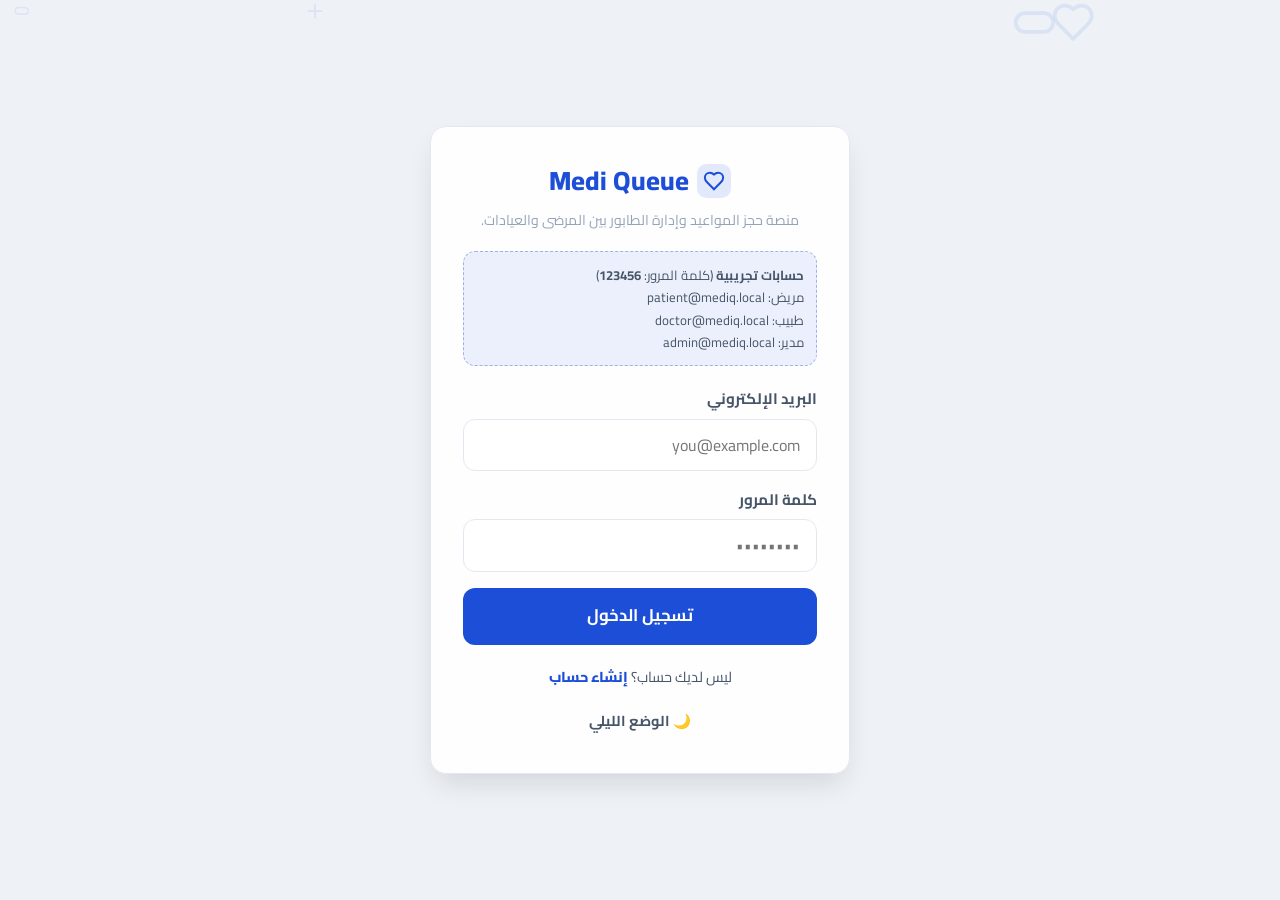
<file: pages/login.html>
<!DOCTYPE html>
<html lang="ar" dir="rtl">
<head>
  <meta charset="UTF-8" />
  <meta name="viewport" content="width=device-width, initial-scale=1.0" />
  <title>تسجيل الدخول | Medi Queue</title>
  <link rel="stylesheet" href="../css/style.css" />
  <style>
    body {
      min-height: 100vh;
      display: flex;
      align-items: center;
      justify-content: center;
      padding: 1.5rem;
      position: relative;
      overflow-x: hidden;
    }
    .auth-card {
      width: 100%;
      max-width: 420px;
      padding: 2rem;
      position: relative;
      z-index: 1;
      background: color-mix(in srgb, var(--surface) 92%, transparent);
      backdrop-filter: blur(12px);
      border: 1px solid var(--border);
      box-shadow: var(--shadow-lg);
      border-radius: var(--radius-lg);
      animation: fadeIn 0.55s ease;
    }
    .auth-logo {
      display: flex;
      align-items: center;
      justify-content: center;
      gap: 0.5rem;
      font-size: 1.65rem;
      font-weight: 800;
      color: var(--primary);
      margin-block-end: 0.35rem;
    }
    .auth-hint {
      font-size: 0.88rem;
      color: var(--text-muted);
      text-align: center;
      margin-block-end: 1.25rem;
      line-height: 1.6;
    }
    .demo-box {
      font-size: 0.82rem;
      background: color-mix(in srgb, var(--primary) 8%, transparent);
      border: 1px dashed color-mix(in srgb, var(--primary) 35%, var(--border));
      border-radius: var(--radius);
      padding: 0.75rem;
      margin-block-end: 1.25rem;
      color: var(--text-secondary);
      line-height: 1.7;
    }
  </style>
</head>
<body>
  <div id="particles-container"></div>

  <div class="auth-card">
    <div class="auth-logo">
      <span class="logo-mark" aria-hidden="true">
        <svg width="22" height="22" viewBox="0 0 24 24" fill="none" stroke="currentColor" stroke-width="2.2"><path d="M19 14c1.49-1.46 3-3.21 3-5.5A5.5 5.5 0 0 0 16.5 3c-1.76 0-3 .5-4.5 2-1.5-1.5-2.74-2-4.5-2A5.5 5.5 0 0 0 2 8.5c0 2.3 1.5 4.05 3 5.5l7 7Z"/></svg>
      </span>
      Medi Queue
    </div>
    <p class="auth-hint">منصة حجز المواعيد وإدارة الطابور بين المرضى والعيادات.</p>

    <div class="demo-box">
      <strong>حسابات تجريبية</strong> (كلمة المرور: <strong>123456</strong>)<br />
      مريض: patient@mediq.local<br />
      طبيب: doctor@mediq.local<br />
      مدير: admin@mediq.local
    </div>

    <form id="loginForm">
      <div class="form-group">
        <label class="form-label" for="email">البريد الإلكتروني</label>
        <input class="form-input" type="email" id="email" required placeholder="you@example.com" autocomplete="username" />
      </div>
      <div class="form-group">
        <label class="form-label" for="password">كلمة المرور</label>
        <input class="form-input" type="password" id="password" required placeholder="••••••••" autocomplete="current-password" />
      </div>
      <button type="submit" class="btn btn-primary btn-block btn-lg">تسجيل الدخول</button>
    </form>

    <p class="text-center text-secondary" style="margin-top: 1.25rem; font-size: 0.9rem">
      ليس لديك حساب؟
      <a href="register.html" style="color: var(--primary); font-weight: 800">إنشاء حساب</a>
    </p>
    <p class="text-center" style="margin-top: 0.75rem">
      <button type="button" class="btn btn-ghost btn-sm" id="themeToggleAuth">🌙 الوضع الليلي</button>
    </p>
  </div>

  <script src="../js/data.js"></script>
  <script src="../js/main.js"></script>
  <script>
    document.addEventListener('DOMContentLoaded', function () {
      var b = document.getElementById('themeToggleAuth');
      if (AppStore.darkMode) b.textContent = '☀️ الوضع الفاتح';
    });
    document.getElementById('themeToggleAuth').addEventListener('click', function () {
      AppStore.darkMode = !AppStore.darkMode;
      this.textContent = AppStore.darkMode ? '☀️ الوضع الفاتح' : '🌙 الوضع الليلي';
    });

    document.getElementById('loginForm').addEventListener('submit', function (e) {
      e.preventDefault();
      var email = document.getElementById('email').value.trim().toLowerCase();
      var password = document.getElementById('password').value;
      var users = AppStore.users;
      var found = users.find(function (u) {
        return u.email === email && u.password === password;
      });
      if (!found) {
        MediModal.alert('تعذر الدخول', 'البريد أو كلمة المرور غير صحيحة.');
        return;
      }
      AppStore.currentUser = {
        id: found.id,
        email: found.email,
        name: found.name,
        phone: found.phone,
        role: found.role,
        doctorId: found.doctorId || null,
      };
      window.location.href = redirectForRole(AppStore.currentUser);
    });
  </script>
</body>
</html>
</file>
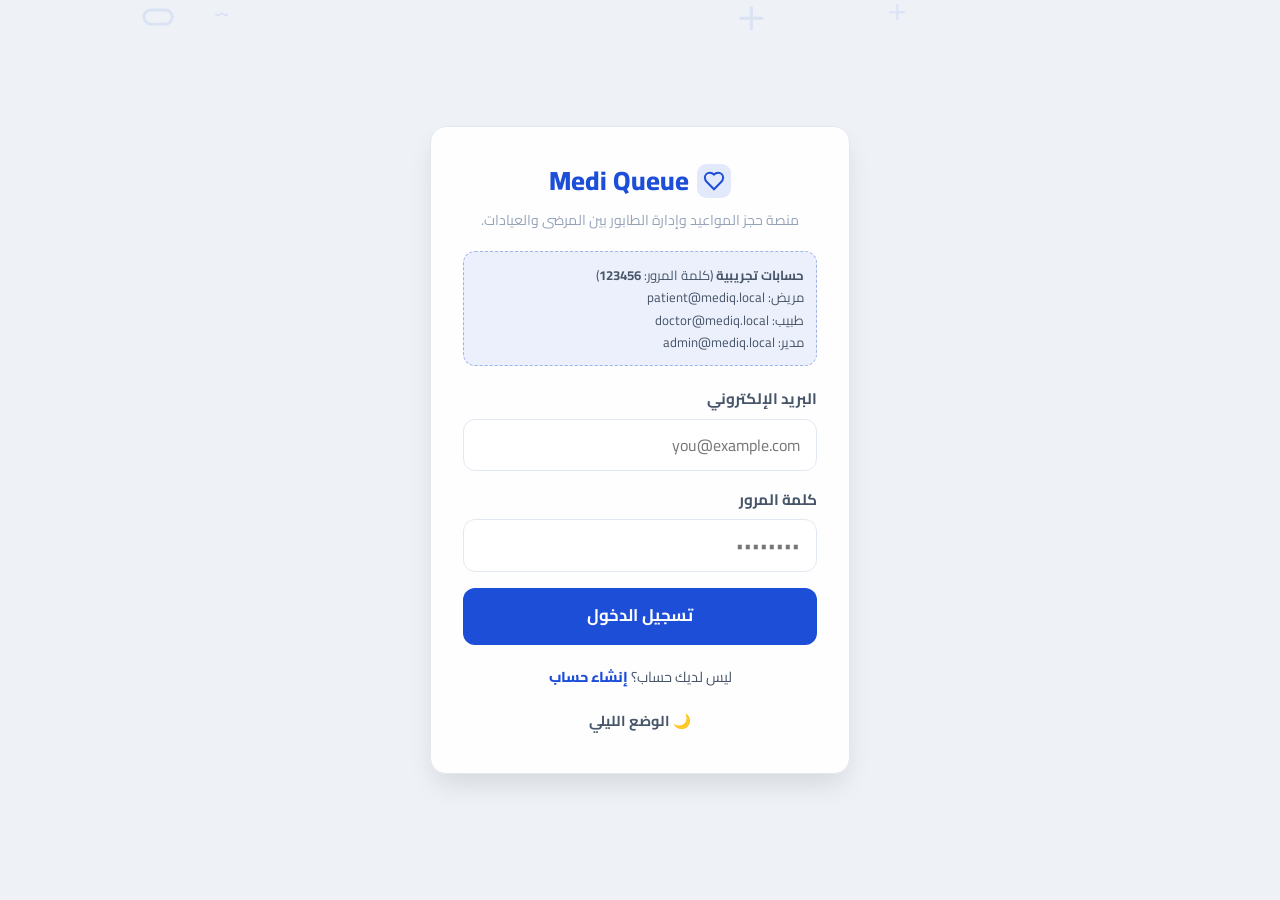
<file: pages/my-appointments.html>
<!DOCTYPE html>
<html lang="ar" dir="rtl">
<head>
  <meta charset="UTF-8" />
  <meta name="viewport" content="width=device-width, initial-scale=1.0" />
  <title>مواعيدي | Medi Queue</title>
  <link rel="stylesheet" href="../css/style.css" />
  <style>
    .appointment-item {
      display: flex;
      align-items: stretch;
      gap: 1rem;
      padding: 1.25rem;
      margin-block-end: 0.85rem;
    }
    .date-badge {
      background: color-mix(in srgb, var(--primary) 8%, transparent);
      padding: 0.75rem;
      border-radius: var(--radius);
      text-align: center;
      min-width: 76px;
      align-self: center;
    }
    .date-badge .day {
      font-size: 1.2rem;
      font-weight: 900;
      display: block;
    }
    .date-badge .month {
      font-size: 0.78rem;
      color: var(--text-secondary);
      font-weight: 700;
    }
    .appointment-actions {
      display: flex;
      gap: 0.55rem;
      flex-wrap: wrap;
      align-items: center;
    }
    .badge-wrap {
      display: flex;
      justify-content: flex-start;
    }
    @media (max-width: 760px) {
      .appointment-item {
        flex-direction: column;
      }
      .appointment-actions .btn {
        flex: 1 1 auto;
        min-width: 140px;
      }
    }
  </style>
</head>
<body>
  <div id="particles-container"></div>
  <main class="main-content">
    <div class="container fade-in">
      <div style="display: flex; justify-content: space-between; align-items: center; gap: 1rem; flex-wrap: wrap; margin-block-end: 1.5rem">
        <h1 style="font-size: 1.75rem; font-weight: 900">مواعيدي</h1>
        <a href="home.html" class="btn btn-primary">حجز جديد</a>
      </div>
      <div id="appointmentsList"></div>
    </div>
  </main>

  <script src="../js/data.js"></script>
  <script src="../js/main.js"></script>
  <script>
    function mine(app) {
      var u = AppStore.currentUser;
      if (!u) return false;
      if (app.patientUserId && app.patientUserId === u.id) return true;
      if (app.patientPhone && u.phone && app.patientPhone === u.phone) return true;
      return !app.patientUserId;
    }

    function statusClass(code) {
      if (code === 'pending') return 'status-waiting';
      if (code === 'confirmed') return 'status-progress';
      if (code === 'completed') return 'status-completed';
      if (code === 'cancelled') return 'status-cancelled';
      return 'status-waiting';
    }

    function cancelAppointment(id) {
      MediModal.confirm(
        'إلغاء الموعد',
        'هل أنت متأكد من إلغاء هذا الموعد؟',
        function () {
          var apps = AppStore.appointments.map(function (a) {
            if (a.id !== id) return a;
            return Object.assign({}, a, { status: 'cancelled' });
          });
          AppStore.appointments = apps;
          renderAppointments();
          showNotification('تم إلغاء الموعد.', 'success');
        }
      );
    }

    function reschedule(id) {
      var apps = AppStore.appointments;
      var app = apps.find(function (a) {
        return a.id === id;
      });
      if (!app) return;
      window.location.href = 'doctor-profile.html?id=' + app.doctorId;
    }

    function renderAppointments() {
      var container = document.getElementById('appointmentsList');
      var apps = AppStore.appointments.filter(mine).slice().reverse();

      if (!apps.length) {
        container.innerHTML =
          '<div class="card text-center" style="padding: 3rem">' +
          '<h2 style="margin-block-end: 0.5rem; font-weight: 900">لا توجد حجوزات</h2>' +
          '<p class="text-secondary" style="margin-block-end: 1.25rem">ابدأ بحجز موعد مع طبيبك المناسب.</p>' +
          '<a href="home.html" class="btn btn-primary">تصفح الأطباء</a>' +
          '</div>';
        return;
      }

      container.innerHTML = apps
        .map(function (app) {
          var st = app.status || 'confirmed';
          var label = appointmentStatusLabel(st);
          var canCancel = st !== 'completed' && st !== 'cancelled';
          var canReschedule = st !== 'completed' && st !== 'cancelled';
          var canTrack = st !== 'cancelled' && st !== 'completed';
          return (
            '<div class="card appointment-item fade-in">' +
            '<div class="date-badge"><span class="day">التاريخ</span><span class="month">' +
            (app.date || 'اليوم') +
            '</span></div>' +
            '<div style="flex:1;min-width:0">' +
            '<div style="display:flex;justify-content:space-between;gap:0.75rem;flex-wrap:wrap;align-items:flex-start">' +
            '<div><h3 style="font-size:1.1rem;font-weight:900;margin-block-end:0.25rem">' +
            app.doctorName +
            '</h3>' +
            '<p class="text-secondary" style="font-weight:700">' +
            app.specialty +
            (app.clinicName ? ' • ' + app.clinicName : '') +
            '</p>' +
            '<p class="text-secondary" style="margin-top:0.35rem">الوقت: <strong>' +
            app.slot +
            '</strong></p></div>' +
            '<div class="badge-wrap"><span class="status-badge ' +
            statusClass(st) +
            '">' +
            label +
            '</span></div></div>' +
            '<div class="appointment-actions" style="margin-top:0.85rem">' +
            (canTrack
              ? '<a class="btn btn-outline btn-sm" href="track.html?id=' +
                encodeURIComponent(app.id) +
                '">متابعة الدور</a>'
              : '') +
            (canReschedule
              ? '<button type="button" class="btn btn-outline btn-sm" onclick="reschedule(\'' +
                app.id +
                '\')">إعادة جدولة</button>'
              : '') +
            (canCancel
              ? '<button type="button" class="btn btn-danger-outline btn-sm" onclick="cancelAppointment(\'' +
                app.id +
                '\')">إلغاء</button>'
              : '') +
            '</div></div></div>'
          );
        })
        .join('');
    }

    document.addEventListener('DOMContentLoaded', renderAppointments);
  </script>
</body>
</html>
</file>
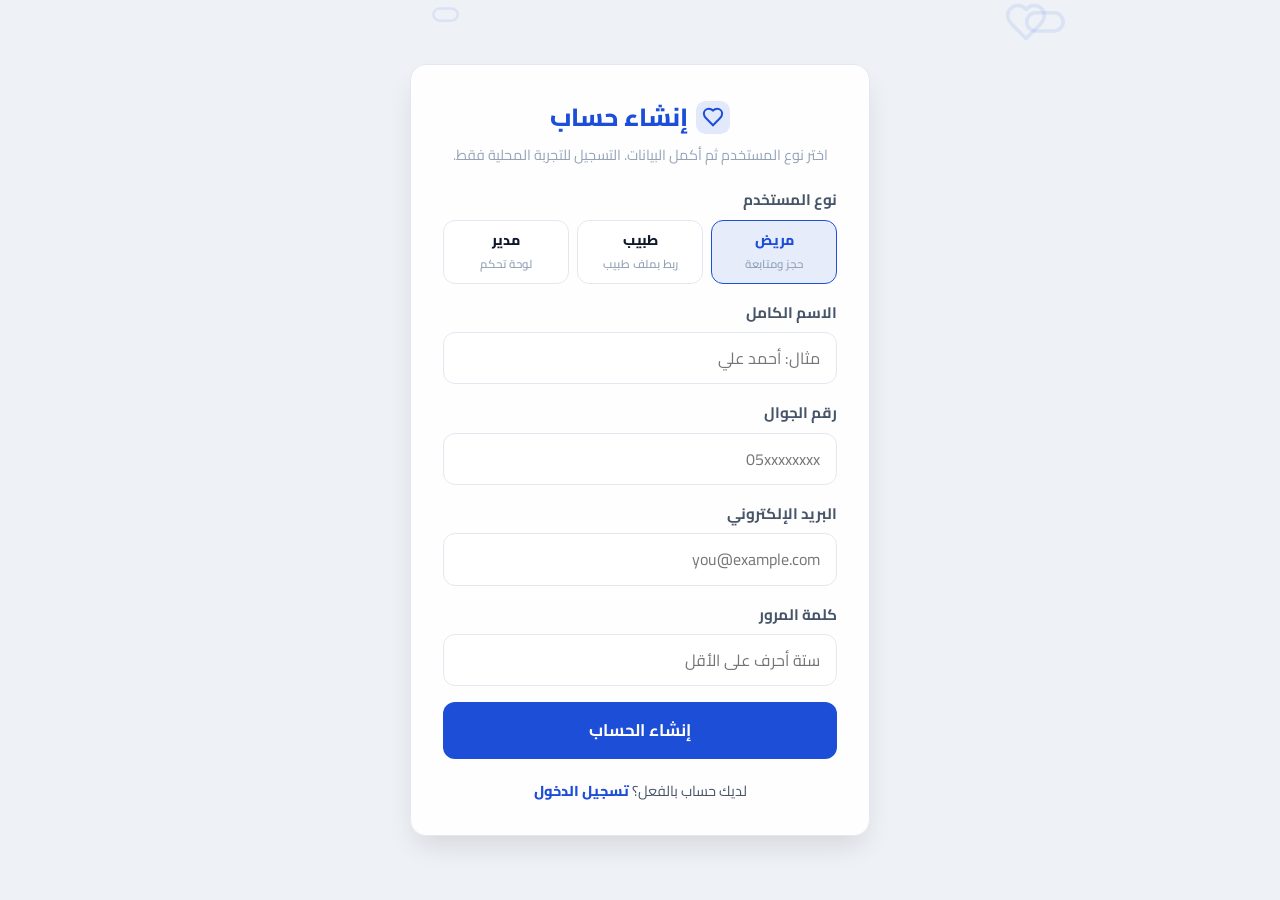
<file: pages/register.html>
<!DOCTYPE html>
<html lang="ar" dir="rtl">
<head>
  <meta charset="UTF-8" />
  <meta name="viewport" content="width=device-width, initial-scale=1.0" />
  <title>إنشاء حساب | Medi Queue</title>
  <link rel="stylesheet" href="../css/style.css" />
  <style>
    body {
      min-height: 100vh;
      display: flex;
      align-items: center;
      justify-content: center;
      padding: 1.5rem;
      position: relative;
      overflow-x: hidden;
    }
    .auth-card {
      width: 100%;
      max-width: 460px;
      padding: 2rem;
      position: relative;
      z-index: 1;
      background: color-mix(in srgb, var(--surface) 92%, transparent);
      backdrop-filter: blur(12px);
      border: 1px solid var(--border);
      box-shadow: var(--shadow-lg);
      border-radius: var(--radius-lg);
      animation: fadeIn 0.55s ease;
    }
    .auth-logo {
      display: flex;
      align-items: center;
      justify-content: center;
      gap: 0.5rem;
      font-size: 1.55rem;
      font-weight: 800;
      color: var(--primary);
      margin-block-end: 0.35rem;
    }
    .auth-hint {
      font-size: 0.9rem;
      color: var(--text-muted);
      text-align: center;
      margin-block-end: 1.25rem;
    }
    .role-grid {
      display: grid;
      grid-template-columns: repeat(3, 1fr);
      gap: 0.5rem;
    }
    .role-option {
      border: 1px solid var(--border);
      border-radius: var(--radius);
      padding: 0.55rem 0.35rem;
      text-align: center;
      cursor: pointer;
      font-weight: 800;
      font-size: 0.88rem;
      background: var(--surface);
      transition: var(--transition);
    }
    .role-option input {
      display: none;
    }
    .role-option span {
      display: block;
    }
    .role-option small {
      display: block;
      font-weight: 600;
      color: var(--text-muted);
      font-size: 0.72rem;
      margin-top: 0.15rem;
    }
    .role-option:has(input:checked) {
      border-color: var(--primary);
      background: color-mix(in srgb, var(--primary) 10%, transparent);
      color: var(--primary);
    }
    @media (max-width: 480px) {
      .role-grid {
        grid-template-columns: 1fr;
      }
    }
  </style>
</head>
<body>
  <div id="particles-container"></div>

  <div class="auth-card">
    <div class="auth-logo">
      <span class="logo-mark" aria-hidden="true">
        <svg width="22" height="22" viewBox="0 0 24 24" fill="none" stroke="currentColor" stroke-width="2.2"><path d="M19 14c1.49-1.46 3-3.21 3-5.5A5.5 5.5 0 0 0 16.5 3c-1.76 0-3 .5-4.5 2-1.5-1.5-2.74-2-4.5-2A5.5 5.5 0 0 0 2 8.5c0 2.3 1.5 4.05 3 5.5l7 7Z"/></svg>
      </span>
      إنشاء حساب
    </div>
    <p class="auth-hint">اختر نوع المستخدم ثم أكمل البيانات. التسجيل للتجربة المحلية فقط.</p>

    <form id="regForm">
      <div class="form-group">
        <span class="form-label">نوع المستخدم</span>
        <div class="role-grid">
          <label class="role-option"><input type="radio" name="role" value="patient" checked /><span>مريض</span><small>حجز ومتابعة</small></label>
          <label class="role-option"><input type="radio" name="role" value="doctor" /><span>طبيب</span><small>ربط بملف طبيب</small></label>
          <label class="role-option"><input type="radio" name="role" value="admin" /><span>مدير</span><small>لوحة تحكم</small></label>
        </div>
      </div>

      <div class="form-group" id="doctorPickWrap" style="display: none">
        <label class="form-label" for="doctorPick">الملف الطبي المرتبط</label>
        <select class="form-select" id="doctorPick"></select>
      </div>

      <div class="form-group">
        <label class="form-label" for="name">الاسم الكامل</label>
        <input class="form-input" id="name" required placeholder="مثال: أحمد علي" />
      </div>
      <div class="form-group">
        <label class="form-label" for="phone">رقم الجوال</label>
        <input class="form-input" id="phone" required placeholder="05xxxxxxxx" />
      </div>
      <div class="form-group">
        <label class="form-label" for="email">البريد الإلكتروني</label>
        <input class="form-input" type="email" id="email" required placeholder="you@example.com" />
      </div>
      <div class="form-group">
        <label class="form-label" for="password">كلمة المرور</label>
        <input class="form-input" type="password" id="password" required minlength="6" placeholder="ستة أحرف على الأقل" />
      </div>

      <button type="submit" class="btn btn-primary btn-block btn-lg">إنشاء الحساب</button>
    </form>

    <p class="text-center text-secondary" style="margin-top: 1.25rem; font-size: 0.9rem">
      لديك حساب بالفعل؟
      <a href="login.html" style="color: var(--primary); font-weight: 800">تسجيل الدخول</a>
    </p>
  </div>

  <script src="../js/data.js"></script>
  <script src="../js/main.js"></script>
  <script>
    function fillDoctorSelect() {
      var sel = document.getElementById('doctorPick');
      var docs = AppStore.getDoctors();
      sel.innerHTML = docs
        .map(function (d) {
          return '<option value="' + d.id + '">' + d.name + ' — ' + d.specialty + '</option>';
        })
        .join('');
    }

    function toggleDoctorPick() {
      var role = document.querySelector('input[name="role"]:checked').value;
      document.getElementById('doctorPickWrap').style.display = role === 'doctor' ? 'block' : 'none';
    }

    document.querySelectorAll('input[name="role"]').forEach(function (r) {
      r.addEventListener('change', toggleDoctorPick);
    });
    fillDoctorSelect();
    toggleDoctorPick();

    document.getElementById('regForm').addEventListener('submit', function (e) {
      e.preventDefault();
      var role = document.querySelector('input[name="role"]:checked').value;
      var email = document.getElementById('email').value.trim().toLowerCase();
      var users = AppStore.users;
      if (users.some(function (u) { return u.email === email; })) {
        MediModal.alert('البريد مستخدم', 'هذا البريد مسجل مسبقاً. جرّب تسجيل الدخول.');
        return;
      }
      var id = 'u-' + Date.now();
      var rec = {
        id: id,
        email: email,
        password: document.getElementById('password').value,
        name: document.getElementById('name').value.trim(),
        phone: document.getElementById('phone').value.trim(),
        role: role,
      };
      if (role === 'doctor') {
        rec.doctorId = parseInt(document.getElementById('doctorPick').value, 10);
      }
      users.push(rec);
      AppStore.users = users;
      AppStore.currentUser = {
        id: rec.id,
        email: rec.email,
        name: rec.name,
        phone: rec.phone,
        role: rec.role,
        doctorId: rec.doctorId || null,
      };
      window.location.href = redirectForRole(AppStore.currentUser);
    });
  </script>
</body>
</html>
</file>
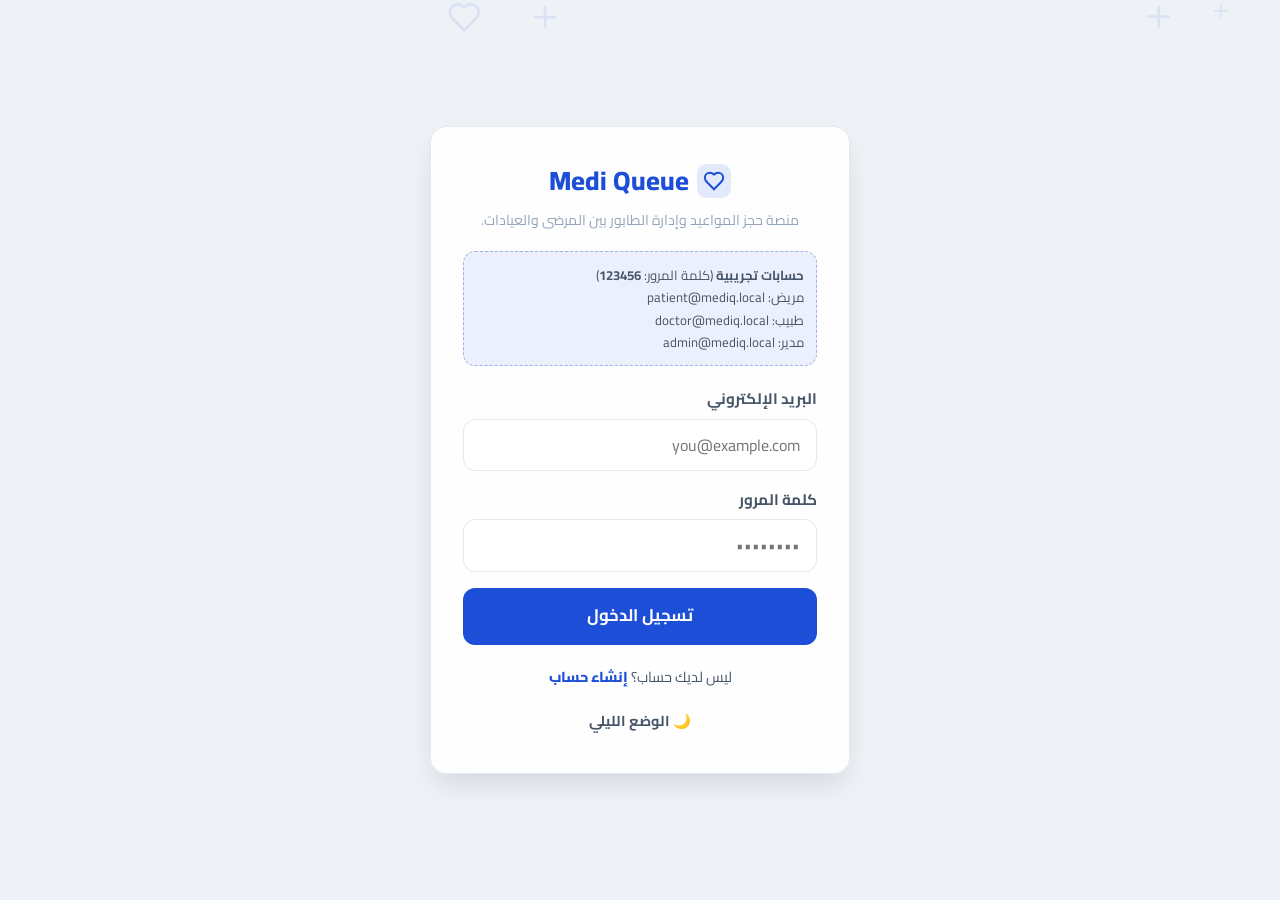
<file: pages/track.html>
<!DOCTYPE html>
<html lang="ar" dir="rtl">
<head>
  <meta charset="UTF-8" />
  <meta name="viewport" content="width=device-width, initial-scale=1.0" />
  <title>متابعة الدور | Medi Queue</title>
  <link rel="stylesheet" href="../css/style.css" />
  <style>
    .tracking-grid {
      display: grid;
      grid-template-columns: 1fr minmax(260px, 320px);
      gap: 1.25rem;
      animation: fadeIn 0.55s ease;
    }
    .main-status-card {
      text-align: center;
      padding: 2.5rem 1.5rem;
    }
    .queue-big-number {
      font-size: clamp(3.5rem, 10vw, 5.5rem);
      font-weight: 900;
      color: var(--primary);
      line-height: 1;
      margin-block: 1.25rem;
    }
    .stats-row {
      display: flex;
      justify-content: center;
      gap: clamp(1.25rem, 4vw, 3rem);
      margin-top: 1.75rem;
      padding-top: 1.5rem;
      border-top: 1px solid var(--border);
      flex-wrap: wrap;
    }
    .stat-item h4 {
      font-size: 0.82rem;
      color: var(--text-secondary);
      margin-block-end: 0.35rem;
      font-weight: 800;
    }
    .stat-item p {
      font-size: 1.45rem;
      font-weight: 900;
    }
    .hint {
      margin-top: 0.75rem;
      color: var(--text-secondary);
      font-weight: 700;
    }
    @media (max-width: 900px) {
      .tracking-grid {
        grid-template-columns: 1fr;
      }
    }
  </style>
</head>
<body>
  <div id="particles-container"></div>
  <main class="main-content">
    <div class="container">
      <div class="tracking-grid">
        <div class="card main-status-card">
          <span id="statusBadge" class="status-badge status-waiting">في الانتظار</span>
          <h2 id="statusText" style="font-size: 1.15rem; font-weight: 900; margin-top: 0.85rem">متابعة الطابور</h2>
          <p class="hint" id="statusHint">يتم تحديث الطابور تلقائياً.</p>

          <div class="queue-big-number" id="queuePos">--</div>

          <div class="progress-container">
            <div id="progressBar" class="progress-bar"></div>
          </div>

          <div class="stats-row">
            <div class="stat-item">
              <h4>عدد المرضى قبلك</h4>
              <p id="peopleAhead">--</p>
            </div>
            <div class="stat-item">
              <h4>الوقت المتوقع</h4>
              <p><span id="waitTime">--</span> <span style="font-size:1rem;font-weight:800">دقيقة</span></p>
            </div>
          </div>
        </div>

        <aside>
          <div class="card">
            <h3 style="margin-block-end: 1rem; font-weight: 900">تفاصيل الموعد</h3>
            <div style="display: flex; gap: 0.75rem; align-items: center; margin-block-end: 1rem">
              <img id="docImg" src="" alt="" style="width: 64px; height: 64px; border-radius: 50%; object-fit: cover" />
              <div style="min-width:0">
                <h4 id="docName" style="font-weight: 900">—</h4>
                <p id="docSpecialty" class="text-secondary" style="font-size: 0.88rem; font-weight: 700">—</p>
              </div>
            </div>
            <div style="padding: 0.85rem; background: color-mix(in srgb, var(--primary) 6%, transparent); border-radius: var(--radius); border: 1px solid var(--border)">
              <div style="display: flex; justify-content: space-between; gap: 0.75rem; margin-block-end: 0.45rem">
                <span class="text-secondary">الموعد</span>
                <span id="aptSlot" style="font-weight: 900">—</span>
              </div>
              <div style="display: flex; justify-content: space-between; gap: 0.75rem">
                <span class="text-secondary">التاريخ</span>
                <span id="aptDate" style="font-weight: 900">—</span>
              </div>
            </div>
            <button type="button" class="btn btn-danger-outline" style="width: 100%; margin-top: 1rem" onclick="cancelAppointment()">إلغاء الموعد</button>
          </div>
        </aside>
      </div>
    </div>
  </main>

  <script src="../js/data.js"></script>
  <script src="../js/main.js"></script>
  <script>
    var urlParams = new URLSearchParams(window.location.search);
    var aptId = urlParams.get('id');
    var appointments = AppStore.appointments;
    let appointment = appointments.find(function (a) {
      return a.id === aptId;
    });

    if (!appointment || appointment.status === 'cancelled' || appointment.status === 'completed') {
      window.location.href = 'my-appointments.html';
    } else {
    var peopleAhead = typeof appointment.peopleAhead === 'number' ? appointment.peopleAhead : 6;
    var startAhead = Math.max(peopleAhead, 0);
    var total = startAhead + 1;
    var notifiedTurn = false;
    var simInterval = null;

    document.getElementById('docImg').src = appointment.doctorImage;
    document.getElementById('docName').textContent = appointment.doctorName;
    document.getElementById('docSpecialty').textContent = appointment.specialty;
    document.getElementById('aptSlot').textContent = appointment.slot;
    document.getElementById('aptDate').textContent = appointment.date;

    function phaseFromAhead(ahead) {
      if (ahead < 0) return 'done';
      if (ahead === 0) return 'your_turn';
      if (ahead <= 3) return 'examining';
      return 'waiting';
    }

    function badgeForPhase(phase) {
      if (phase === 'waiting') return { cls: 'status-badge status-waiting', text: queuePhaseLabel('waiting') };
      if (phase === 'examining') return { cls: 'status-badge status-progress', text: queuePhaseLabel('examining') };
      if (phase === 'your_turn') return { cls: 'status-badge status-yourturn', text: queuePhaseLabel('your_turn') };
      return { cls: 'status-badge status-completed', text: queuePhaseLabel('done') };
    }

    function persist(patch) {
      var apps = AppStore.appointments.slice();
      var idx = apps.findIndex(function (a) {
        return a.id === aptId;
      });
      if (idx === -1) return;
      apps[idx] = Object.assign({}, apps[idx], patch);
      AppStore.appointments = apps;
      appointment = apps[idx];
    }

    function updateUI() {
      var queuePos = document.getElementById('queuePos');
      var peopleAheadEl = document.getElementById('peopleAhead');
      var waitTimeEl = document.getElementById('waitTime');
      var statusBadge = document.getElementById('statusBadge');
      var statusText = document.getElementById('statusText');
      var hint = document.getElementById('statusHint');
      var progressBar = document.getElementById('progressBar');

      var phase = phaseFromAhead(peopleAhead);
      var b = badgeForPhase(phase);
      statusBadge.className = b.cls;
      statusBadge.textContent = b.text;

      if (phase === 'waiting') {
        statusText.textContent = 'أنت في قائمة الانتظار';
        hint.textContent = 'سيتم تقليل عدد المرضى قبلك تلقائياً لمحاكاة الطابور.';
      } else if (phase === 'examining') {
        statusText.textContent = 'جاري كشف المرضى أمامك';
        hint.textContent = 'اقترب دورك، تفضل بالاستعداد عند الباب.';
      } else if (phase === 'your_turn') {
        statusText.textContent = 'تفضل إلى غرفة الطبيب';
        hint.textContent = 'يرجى الحضور خلال دقائق قليلة.';
        if (!notifiedTurn) {
          showNotification('دورك الآن! تفضل إلى عيادة الطبيب.', 'success');
          notifiedTurn = true;
        }
      } else {
        statusText.textContent = 'انتهى الكشف';
        hint.textContent = 'شكراً لاستخدامك منصة Medi Queue.';
        queuePos.textContent = '—';
        peopleAheadEl.textContent = '0';
        waitTimeEl.textContent = '0';
        progressBar.style.width = '100%';
        persist({ peopleAhead: -1, queuePhase: 'done', status: 'completed' });
        if (simInterval) clearInterval(simInterval);
        return;
      }

      var displayNumber = Math.max(peopleAhead + 1, 1);
      queuePos.textContent = String(displayNumber);
      peopleAheadEl.textContent = String(Math.max(peopleAhead, 0));
      var mins = Math.max(peopleAhead, 0) * 5;
      waitTimeEl.textContent = String(mins);

      var progressed = total - Math.max(peopleAhead, 0);
      var pct = Math.min(100, Math.max(0, (progressed / total) * 100));
      progressBar.style.width = pct + '%';

      var st = (appointment && appointment.status) || 'confirmed';
      if (phase === 'your_turn') st = 'confirmed';
      if (phase === 'done') st = 'completed';
      persist({
        peopleAhead: peopleAhead,
        queuePhase: phase,
        status: st,
      });
    }

    function cancelAppointment() {
      MediModal.confirm('إلغاء الموعد', 'سيتم إلغاء الموعد وإيقاف متابعة الطابور.', function () {
        if (simInterval) clearInterval(simInterval);
        var apps = AppStore.appointments.map(function (a) {
          if (a.id !== aptId) return a;
          return Object.assign({}, a, { status: 'cancelled', queuePhase: 'done' });
        });
        AppStore.appointments = apps;
        showNotification('تم إلغاء الموعد.', 'success');
        setTimeout(function () {
          window.location.href = 'my-appointments.html';
        }, 400);
      });
    }

    simInterval = setInterval(function () {
      if (peopleAhead < 0) return;
      peopleAhead -= 1;
      updateUI();
    }, 4000);

    updateUI();
    }
  </script>
</body>
</html>
</file>
<file: css/style.css>
/*
  Medi Queue — نظام تصميم عربي RTL + وضع ليلي
*/

@import url('https://fonts.googleapis.com/css2?family=Cairo:wght@400;500;600;700;800&family=Tajawal:wght@400;500;700;800&display=swap');

:root {
  --primary: #1d4ed8;
  --primary-hover: #1e40af;
  --secondary: #059669;
  --secondary-hover: #047857;
  --accent: #d97706;
  --background: #eef2f7;
  --surface: #ffffff;
  --text-primary: #0f172a;
  --text-secondary: #475569;
  --text-muted: #94a3b8;
  --border: #e2e8f0;
  --danger: #dc2626;
  --success: #059669;
  --shadow-sm: 0 1px 2px 0 rgb(0 0 0 / 0.05);
  --shadow: 0 4px 6px -1px rgb(0 0 0 / 0.08), 0 2px 4px -2px rgb(0 0 0 / 0.08);
  --shadow-lg: 0 14px 28px -6px rgb(0 0 0 / 0.12);
  --radius: 0.75rem;
  --radius-lg: 1rem;
  --radius-full: 9999px;
  --transition: all 0.28s cubic-bezier(0.4, 0, 0.2, 1);
  --font: 'Cairo', 'Tajawal', system-ui, sans-serif;
}

html.dark {
  --background: #0f172a;
  --surface: #1e293b;
  --text-primary: #f1f5f9;
  --text-secondary: #cbd5e1;
  --text-muted: #94a3b8;
  --border: #334155;
  --shadow-sm: 0 1px 2px 0 rgb(0 0 0 / 0.35);
  --shadow: 0 8px 24px -6px rgb(0 0 0 / 0.45);
  --shadow-lg: 0 20px 40px -12px rgb(0 0 0 / 0.55);
}

* {
  margin: 0;
  padding: 0;
  box-sizing: border-box;
}

html {
  scroll-behavior: smooth;
}

body {
  font-family: var(--font);
  background-color: var(--background);
  color: var(--text-primary);
  line-height: 1.65;
  -webkit-font-smoothing: antialiased;
  text-align: start;
}

a {
  text-decoration: none;
  color: inherit;
}

ul {
  list-style: none;
}

button,
input,
select,
textarea {
  font: inherit;
  border: none;
  outline: none;
}

img {
  max-width: 100%;
  display: block;
}

.container {
  width: 100%;
  max-width: 1180px;
  margin-inline: auto;
  padding-inline: 1.25rem;
}

.main-content {
  padding-block: 6rem 4rem;
  min-height: 82vh;
}

/* Particles */
#particles-container {
  position: fixed;
  inset: 0;
  pointer-events: none;
  z-index: -1;
  overflow: hidden;
}

.particle {
  position: absolute;
  opacity: 0.09;
  animation: float 16s linear infinite;
  color: var(--primary);
}

@keyframes float {
  0% {
    transform: translateY(110vh) rotate(0deg);
    opacity: 0;
  }
  12% {
    opacity: 0.12;
  }
  88% {
    opacity: 0.12;
  }
  100% {
    transform: translateY(-12vh) rotate(360deg);
    opacity: 0;
  }
}

/* Navbar */
.navbar {
  position: fixed;
  inset-block-start: 0;
  inset-inline: 0;
  height: 4.25rem;
  background: color-mix(in srgb, var(--surface) 88%, transparent);
  backdrop-filter: blur(14px);
  -webkit-backdrop-filter: blur(14px);
  border-bottom: 1px solid var(--border);
  z-index: 1000;
  display: flex;
  align-items: center;
}

.navbar-inner {
  display: flex;
  align-items: center;
  justify-content: space-between;
  gap: 1rem;
}

.logo {
  font-size: 1.2rem;
  font-weight: 800;
  color: var(--primary);
  display: inline-flex;
  align-items: center;
  gap: 0.45rem;
}

.logo-mark {
  display: inline-flex;
  align-items: center;
  justify-content: center;
  width: 2.1rem;
  height: 2.1rem;
  border-radius: 0.6rem;
  background: color-mix(in srgb, var(--primary) 12%, transparent);
}

.nav-links {
  display: flex;
  align-items: center;
  gap: 1.25rem;
}

.nav-link {
  font-weight: 600;
  color: var(--text-secondary);
  transition: var(--transition);
  padding: 0.35rem 0.25rem;
}

.nav-link:hover,
.nav-link.active {
  color: var(--primary);
}

.nav-user {
  font-size: 0.9rem;
  color: var(--text-muted);
}

.nav-greet {
  font-weight: 600;
  color: var(--text-secondary);
}

.mobile-toggle {
  display: none;
  background: transparent;
  border: 1px solid var(--border);
  border-radius: var(--radius);
  color: var(--text-primary);
  cursor: pointer;
  padding: 0.35rem 0.45rem;
}

.btn {
  display: inline-flex;
  align-items: center;
  justify-content: center;
  padding: 0.65rem 1.25rem;
  border-radius: var(--radius);
  font-weight: 700;
  cursor: pointer;
  transition: var(--transition);
  gap: 0.45rem;
  border: 1px solid transparent;
  text-align: center;
}

.btn-sm {
  padding: 0.45rem 0.9rem;
  font-size: 0.9rem;
}

.btn-lg {
  padding: 0.85rem 1.5rem;
  font-size: 1.05rem;
}

.btn-primary {
  background: var(--primary);
  color: #fff;
}

.btn-primary:hover {
  background: var(--primary-hover);
  transform: translateY(-1px);
  box-shadow: var(--shadow-lg);
}

.btn-secondary {
  background: var(--secondary);
  color: #fff;
}

.btn-secondary:hover {
  background: var(--secondary-hover);
  transform: translateY(-1px);
  box-shadow: var(--shadow-lg);
}

.btn-outline {
  background: transparent;
  border-color: var(--border);
  color: var(--text-secondary);
}

.btn-outline:hover {
  border-color: var(--primary);
  color: var(--primary);
  background: color-mix(in srgb, var(--primary) 6%, transparent);
}

.btn-ghost {
  background: transparent;
  border: 1px solid transparent;
  color: var(--text-secondary);
}

.btn-ghost:hover {
  border-color: var(--border);
  color: var(--text-primary);
}

.btn-danger-outline {
  background: transparent;
  border: 1px solid color-mix(in srgb, var(--danger) 35%, var(--border));
  color: var(--danger);
}

.btn-danger-outline:hover {
  background: var(--danger);
  color: #fff;
  border-color: var(--danger);
}

.btn-block {
  width: 100%;
}

.card {
  background: var(--surface);
  border-radius: var(--radius-lg);
  padding: 1.35rem;
  border: 1px solid var(--border);
  box-shadow: var(--shadow-sm);
  transition: var(--transition);
}

.card:hover {
  box-shadow: var(--shadow);
}

.doctor-card {
  display: flex;
  flex-direction: column;
  height: 100%;
}

.doctor-image {
  width: 100%;
  aspect-ratio: 1;
  border-radius: var(--radius);
  object-fit: cover;
  margin-block-end: 1rem;
}

.doctor-info h3 {
  font-size: 1.15rem;
  margin-block-end: 0.35rem;
}

.specialty {
  color: var(--primary);
  font-size: 0.88rem;
  font-weight: 700;
  margin-block-end: 0.45rem;
  display: block;
}

.form-group {
  margin-block-end: 1rem;
}

.form-label {
  display: block;
  font-weight: 700;
  margin-block-end: 0.45rem;
  color: var(--text-secondary);
  font-size: 0.95rem;
}

.form-input,
.form-select {
  width: 100%;
  padding: 0.75rem 1rem;
  border-radius: var(--radius);
  border: 1px solid var(--border);
  background: var(--surface);
  color: var(--text-primary);
  transition: var(--transition);
}

.form-input:focus,
.form-select:focus {
  border-color: var(--primary);
  box-shadow: 0 0 0 4px color-mix(in srgb, var(--primary) 18%, transparent);
}

.text-secondary {
  color: var(--text-secondary);
}

.text-center {
  text-align: center;
}

.mb-4 {
  margin-block-end: 1.5rem;
}

.mt-4 {
  margin-block-start: 1.5rem;
}

/* Grid */
.grid {
  display: grid;
  gap: 1.25rem;
}

.grid-cols-4 {
  grid-template-columns: repeat(4, minmax(0, 1fr));
}

/* Modal */
.modal-overlay {
  position: fixed;
  inset: 0;
  background: rgb(15 23 42 / 0.55);
  backdrop-filter: blur(4px);
  display: flex;
  align-items: center;
  justify-content: center;
  z-index: 2000;
  padding: 1.25rem;
  opacity: 0;
  visibility: hidden;
  transition: opacity 0.25s ease, visibility 0.25s ease;
}

.modal-overlay.active {
  opacity: 1;
  visibility: visible;
}

.modal-content {
  background: var(--surface);
  border-radius: var(--radius-lg);
  width: 100%;
  max-width: 440px;
  padding: 1.75rem;
  box-shadow: var(--shadow-lg);
  transform: scale(0.94);
  transition: transform 0.28s cubic-bezier(0.34, 1.45, 0.64, 1);
  border: 1px solid var(--border);
}

.modal-overlay.active .modal-content {
  transform: scale(1);
}

.modal-header {
  margin-block-end: 1.25rem;
  text-align: center;
}

.modal-icon {
  width: 56px;
  height: 56px;
  background: #fee2e2;
  color: var(--danger);
  border-radius: 50%;
  display: flex;
  align-items: center;
  justify-content: center;
  margin-inline: auto;
  margin-block-end: 0.85rem;
}

.modal-title {
  font-size: 1.2rem;
  font-weight: 800;
}

.modal-body {
  color: var(--text-secondary);
  text-align: center;
  margin-block-end: 1.75rem;
  line-height: 1.7;
}

.modal-footer {
  display: grid;
  grid-template-columns: 1fr 1fr;
  gap: 0.75rem;
}

/* Status badges */
.status-badge {
  display: inline-flex;
  align-items: center;
  padding: 0.25rem 0.65rem;
  border-radius: var(--radius-full);
  font-size: 0.78rem;
  font-weight: 800;
  white-space: nowrap;
}

.status-waiting {
  background: color-mix(in srgb, var(--accent) 18%, transparent);
  color: #92400e;
}

.status-progress {
  background: color-mix(in srgb, var(--primary) 14%, transparent);
  color: var(--primary);
}

.status-yourturn {
  background: color-mix(in srgb, var(--secondary) 18%, transparent);
  color: #065f46;
}

.status-completed {
  background: color-mix(in srgb, var(--text-muted) 22%, transparent);
  color: var(--text-secondary);
}

.status-cancelled {
  background: color-mix(in srgb, var(--danger) 16%, transparent);
  color: #991b1b;
}

/* Progress (queue) */
.progress-container {
  width: min(420px, 100%);
  margin-inline: auto;
  margin-block: 1.25rem;
  height: 10px;
  border-radius: var(--radius-full);
  background: var(--border);
  overflow: hidden;
}

.progress-bar {
  height: 100%;
  width: 0%;
  border-radius: var(--radius-full);
  background: linear-gradient(90deg, var(--primary), var(--secondary));
  transition: width 0.6s ease;
}

/* Toast */
.toast {
  position: fixed;
  inset-block-end: 1.25rem;
  inset-inline-end: 1.25rem;
  z-index: 3000;
  animation: toastIn 0.35s ease;
}

.toast-out {
  animation: toastOut 0.35s ease forwards;
}

.toast-inner {
  background: var(--surface);
  padding: 0.95rem 1.25rem;
  border-radius: var(--radius);
  box-shadow: var(--shadow-lg);
  border-inline-end: 4px solid var(--primary);
  max-width: min(360px, 92vw);
  font-weight: 600;
  color: var(--text-primary);
  border: 1px solid var(--border);
}

.toast-inner[data-tone='success'] {
  border-inline-end-color: var(--secondary);
}

.toast-inner[data-tone='danger'] {
  border-inline-end-color: var(--danger);
}

@keyframes toastIn {
  from {
    transform: translateY(12px);
    opacity: 0;
  }
  to {
    transform: translateY(0);
    opacity: 1;
  }
}

@keyframes toastOut {
  to {
    transform: translateY(10px);
    opacity: 0;
  }
}

/* Skeleton */
.skeleton {
  background: linear-gradient(
    90deg,
    color-mix(in srgb, var(--border) 80%, var(--surface)) 25%,
    color-mix(in srgb, var(--surface) 70%, var(--border)) 50%,
    color-mix(in srgb, var(--border) 80%, var(--surface)) 75%
  );
  background-size: 200% 100%;
  animation: skeleton-loading 1.4s infinite;
  border-radius: var(--radius);
}

@keyframes skeleton-loading {
  0% {
    background-position: 200% 0;
  }
  100% {
    background-position: -200% 0;
  }
}

/* Dashboard shell */
.app-shell {
  display: grid;
  grid-template-columns: 260px 1fr;
  min-height: 100vh;
}

.sidebar {
  background: var(--surface);
  border-inline-end: 1px solid var(--border);
  padding: 1.25rem;
  display: flex;
  flex-direction: column;
  gap: 1rem;
  position: sticky;
  top: 0;
  align-self: start;
  min-height: 100vh;
}

.sidebar-brand {
  display: flex;
  gap: 0.65rem;
  align-items: center;
  padding-block-end: 0.5rem;
}

.sidebar-title {
  font-weight: 800;
  font-size: 1.05rem;
}

.sidebar-sub {
  font-size: 0.82rem;
  color: var(--text-muted);
}

.side-nav {
  display: flex;
  flex-direction: column;
  gap: 0.35rem;
  flex: 1;
}

.side-link {
  padding: 0.65rem 0.85rem;
  border-radius: var(--radius);
  font-weight: 700;
  color: var(--text-secondary);
  border: 1px solid transparent;
  transition: var(--transition);
}

.side-link:hover {
  background: color-mix(in srgb, var(--primary) 8%, transparent);
  color: var(--primary);
}

.side-link.active {
  background: color-mix(in srgb, var(--primary) 12%, transparent);
  color: var(--primary);
  border-color: color-mix(in srgb, var(--primary) 22%, transparent);
}

.sidebar-footer {
  display: flex;
  flex-direction: column;
  gap: 0.5rem;
  margin-block-start: auto;
}

.shell-main {
  display: flex;
  flex-direction: column;
  min-width: 0;
}

.topbar {
  display: flex;
  align-items: center;
  gap: 0.75rem;
  padding: 1rem 1.25rem;
  border-bottom: 1px solid var(--border);
  background: color-mix(in srgb, var(--surface) 92%, transparent);
  backdrop-filter: blur(10px);
  position: sticky;
  top: 0;
  z-index: 5;
}

.sidebar-toggle {
  display: none;
  border: 1px solid var(--border);
  background: var(--surface);
  border-radius: var(--radius);
  padding: 0.35rem 0.55rem;
  cursor: pointer;
  font-size: 1.1rem;
}

.topbar-title {
  font-size: 1.15rem;
  font-weight: 800;
}

.topbar-sub {
  font-size: 0.85rem;
  color: var(--text-muted);
}

.dash-content {
  padding: 1.25rem;
  flex: 1;
}

/* Tables */
.table-wrap {
  overflow-x: auto;
  border-radius: var(--radius-lg);
  border: 1px solid var(--border);
  background: var(--surface);
}

.data-table {
  width: 100%;
  border-collapse: collapse;
  font-size: 0.92rem;
}

.data-table th,
.data-table td {
  padding: 0.75rem 0.85rem;
  text-align: start;
  border-bottom: 1px solid var(--border);
  vertical-align: middle;
}

.data-table th {
  background: color-mix(in srgb, var(--background) 55%, var(--surface));
  font-weight: 800;
  color: var(--text-secondary);
  white-space: nowrap;
}

.data-table tr:last-child td {
  border-bottom: none;
}

.table-actions {
  display: flex;
  flex-wrap: wrap;
  gap: 0.35rem;
}

.chip-row {
  display: flex;
  flex-wrap: wrap;
  gap: 0.5rem;
}

.filter-chip {
  padding: 0.5rem 1rem;
  border-radius: var(--radius-full);
  border: 1px solid var(--border);
  background: var(--surface);
  cursor: pointer;
  transition: var(--transition);
  font-size: 0.85rem;
  font-weight: 700;
  white-space: nowrap;
}

.filter-chip.active {
  background: var(--primary);
  color: #fff;
  border-color: var(--primary);
}

.section-title {
  font-size: 1.25rem;
  font-weight: 800;
  margin-block: 1rem 0.75rem;
}

.fade-in {
  animation: fadeIn 0.45s ease;
}

@keyframes fadeIn {
  from {
    opacity: 0;
    transform: translateY(8px);
  }
  to {
    opacity: 1;
    transform: translateY(0);
  }
}

/* Responsive */
@media (max-width: 1024px) {
  .grid-cols-4 {
    grid-template-columns: repeat(3, minmax(0, 1fr));
  }

  .app-shell {
    grid-template-columns: 1fr;
  }

  .sidebar {
    position: fixed;
    inset-block: 0;
    inset-inline-start: 0;
    width: min(280px, 88vw);
    z-index: 1200;
    transform: translateX(-100%);
    transition: transform 0.3s ease;
    box-shadow: var(--shadow-lg);
  }

  [dir='rtl'] .sidebar {
    transform: translateX(100%);
  }

  .sidebar.open {
    transform: translateX(0) !important;
  }

  .sidebar-toggle {
    display: inline-flex;
  }
}

@media (max-width: 768px) {
  .grid-cols-4 {
    grid-template-columns: repeat(2, minmax(0, 1fr));
  }

  .mobile-toggle {
    display: inline-flex;
  }

  .nav-links {
    position: fixed;
    inset-inline: 0;
    top: 4.25rem;
    background: var(--surface);
    flex-direction: column;
    align-items: stretch;
    padding: 1rem 1.25rem 1.25rem;
    border-bottom: 1px solid var(--border);
    transform: translateY(-120%);
    transition: transform 0.35s ease;
    box-shadow: var(--shadow-lg);
    gap: 0.65rem;
  }

  .nav-links.active {
    transform: translateY(0);
  }

  .nav-link {
    text-align: center;
    padding: 0.65rem;
    font-size: 1.05rem;
  }

  .main-content {
    padding-block: 5rem 3rem;
  }

  .modal-footer {
    grid-template-columns: 1fr;
  }
}

@media (max-width: 520px) {
  .grid-cols-4 {
    grid-template-columns: 1fr;
  }

  .btn {
    width: 100%;
  }
}
</file>
